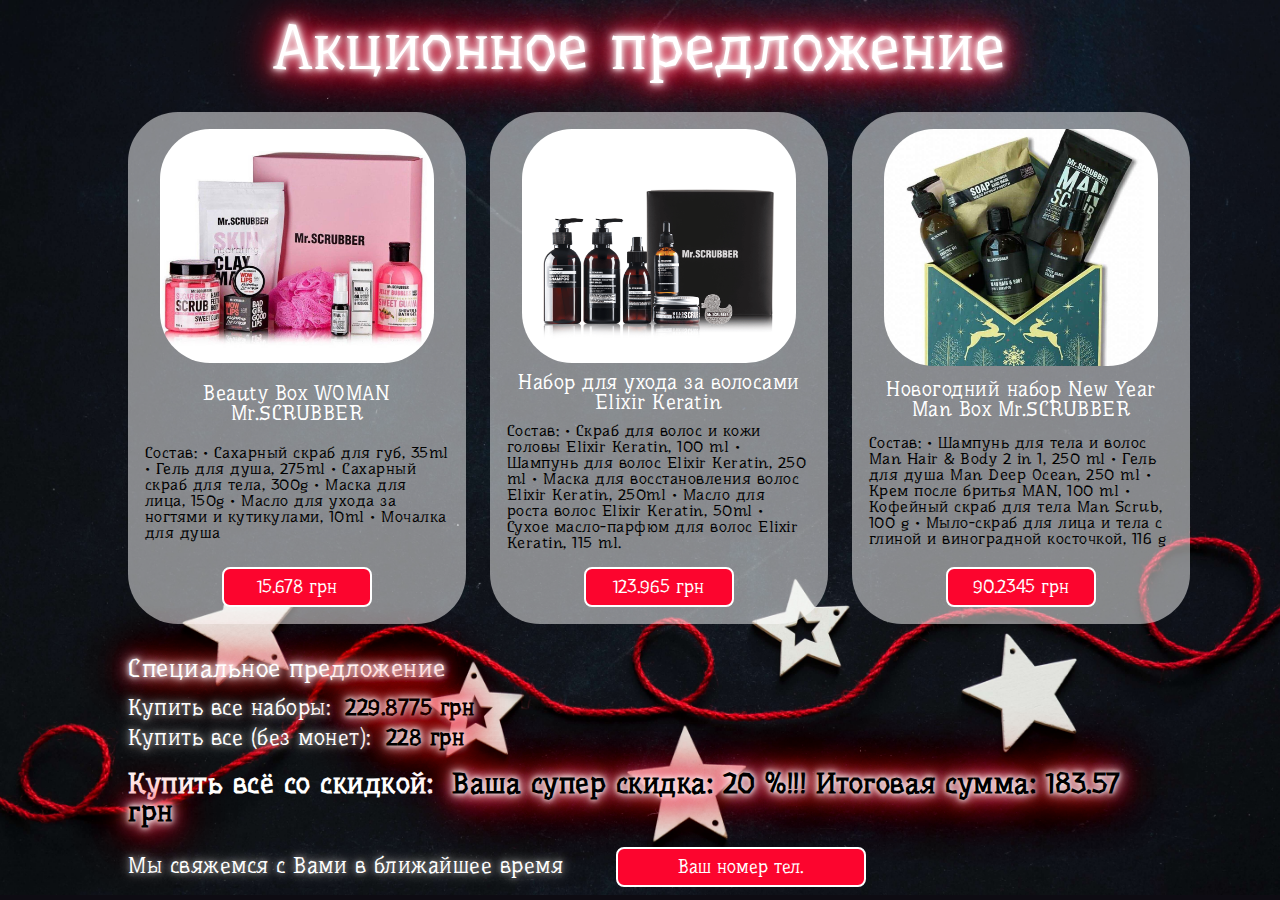
<file: HW-1-VariablesAndTypes/index.html>
<!DOCTYPE html>
<html lang="ru">
<head>
    <meta charset="UTF-8">
    <meta name="viewport" content="width=device-width, initial-scale=1.0">
    <link rel="stylesheet" href="css/reset.css">
    <link href="https://fonts.googleapis.com/css2?family=Underdog&display=swap" rel="stylesheet">
    <link rel="shortcut icon" href="img/rubber-duck.png">
    <link rel="stylesheet" href="css/style.css">
    <title>HW-1-VariablesAndTypes</title>
</head>
<body>
    <div class="page">
        <section class="heading">
            <h1 class="heading__title">Акционное предложение</h1>
        </section>
        <section class="products-container">
            <div class="products-container__item">
                <img class="products-container__img" src="img/beauty-box-mr.scrubber-woman-r-76675618257477.jpg" alt="набор косметики">
                <h3 class="products-container__title">Beauty Box WOMAN Mr.SCRUBBER</h3>
                <p class="products-container__text">Состав: • Сахарный скраб для губ, 35ml • Гель для душа, 275ml • Сахарный скраб для тела, 300g • Маска для лица, 150g • Масло для ухода за ногтями и кутикулами, 10ml • Мочалка для душа</p>
                <button class="products-container__btn" id="woman-box-price"></button>
            </div>
            <div class="products-container__item">
                <img class="products-container__img" src="img/nabor-dlya-ukhoda-za-volosami-elixir-keratin-81066064239839.png" alt="набор косметики">
                <h3 class="products-container__title">Набор для ухода за волосами Elixir Keratin</h3>
                <p class="products-container__text">Состав: • Скраб для волос и кожи головы Elixir Keratin, 100 ml • Шампунь для волоc Elixir Keratin, 250 ml
                    • Маска для восстановления волос Elixir Keratin, 250ml • Масло для роста волос Elixir Keratin, 50ml • Сухое масло-парфюм для волос Elixir Keratin, 115 ml.</p>
                <button class="products-container__btn"  id="hair-box-price"></button>
            </div>
            <div class="products-container__item">
                <img class="products-container__img" src="img/novogodniy-nabor-new-year-man-box-mr.scrubber-52726562023111.jpg" alt="набор косметики">
                <h3 class="products-container__title">Новогодний набор New Year Man Box Mr.SCRUBBER</h3>
                <p class="products-container__text">Состав: • Шампунь для тела и волос Man Hair & Body 2 in 1, 250 ml
                    • Гель для душа Man Deep Ocean, 250 ml
                    • Крем после бритья MAN, 100 ml
                    • Кофейный скраб для тела Man Scrub, 100 g
                    • Mыло-скраб для лица и тела с глиной и виноградной косточкой, 116 g</p>
                <button class="products-container__btn" id="man-box-price"></button>
            </div>
        </section>
        <section class="special-offer">
            <h2 class="special-offer__heading">Специальное предложение</h2>
                <p class="special-offer__text">Купить все наборы:&nbsp;
                    <span class="special-offer__text--light" id="buy-all-amount"></span>
                </p>
                <p class="special-offer__text">Купить все (без монет):&nbsp;
                    <span class="special-offer__text--light" id="buy-all-without-coins-amount"></span>
                </p>
                <p class="special-offer__text--big"> 
                    <span class="total-price-with-discount"> Купить всё со скидкой:&nbsp;
                        <span class="special-offer__text--light" id="buy-all-with-discount-amount"></span>
                    </span>
                </p>
                <p class="special-offer__text">Мы свяжемся с Вами в ближайшее время &nbsp; &nbsp; &nbsp;
                    <button class="special-offer__btn" type="submit" onclick="contactAction()">
                        <span class="special-offer__btn-text">Ваш номер тел.</span>
                        <span class="special-offer__btn-push" >Push me</span>
                    </button>
                </p>
        </section>
    </div>
    <script src="js/main.js"></script>
</body>
</html>
</file>
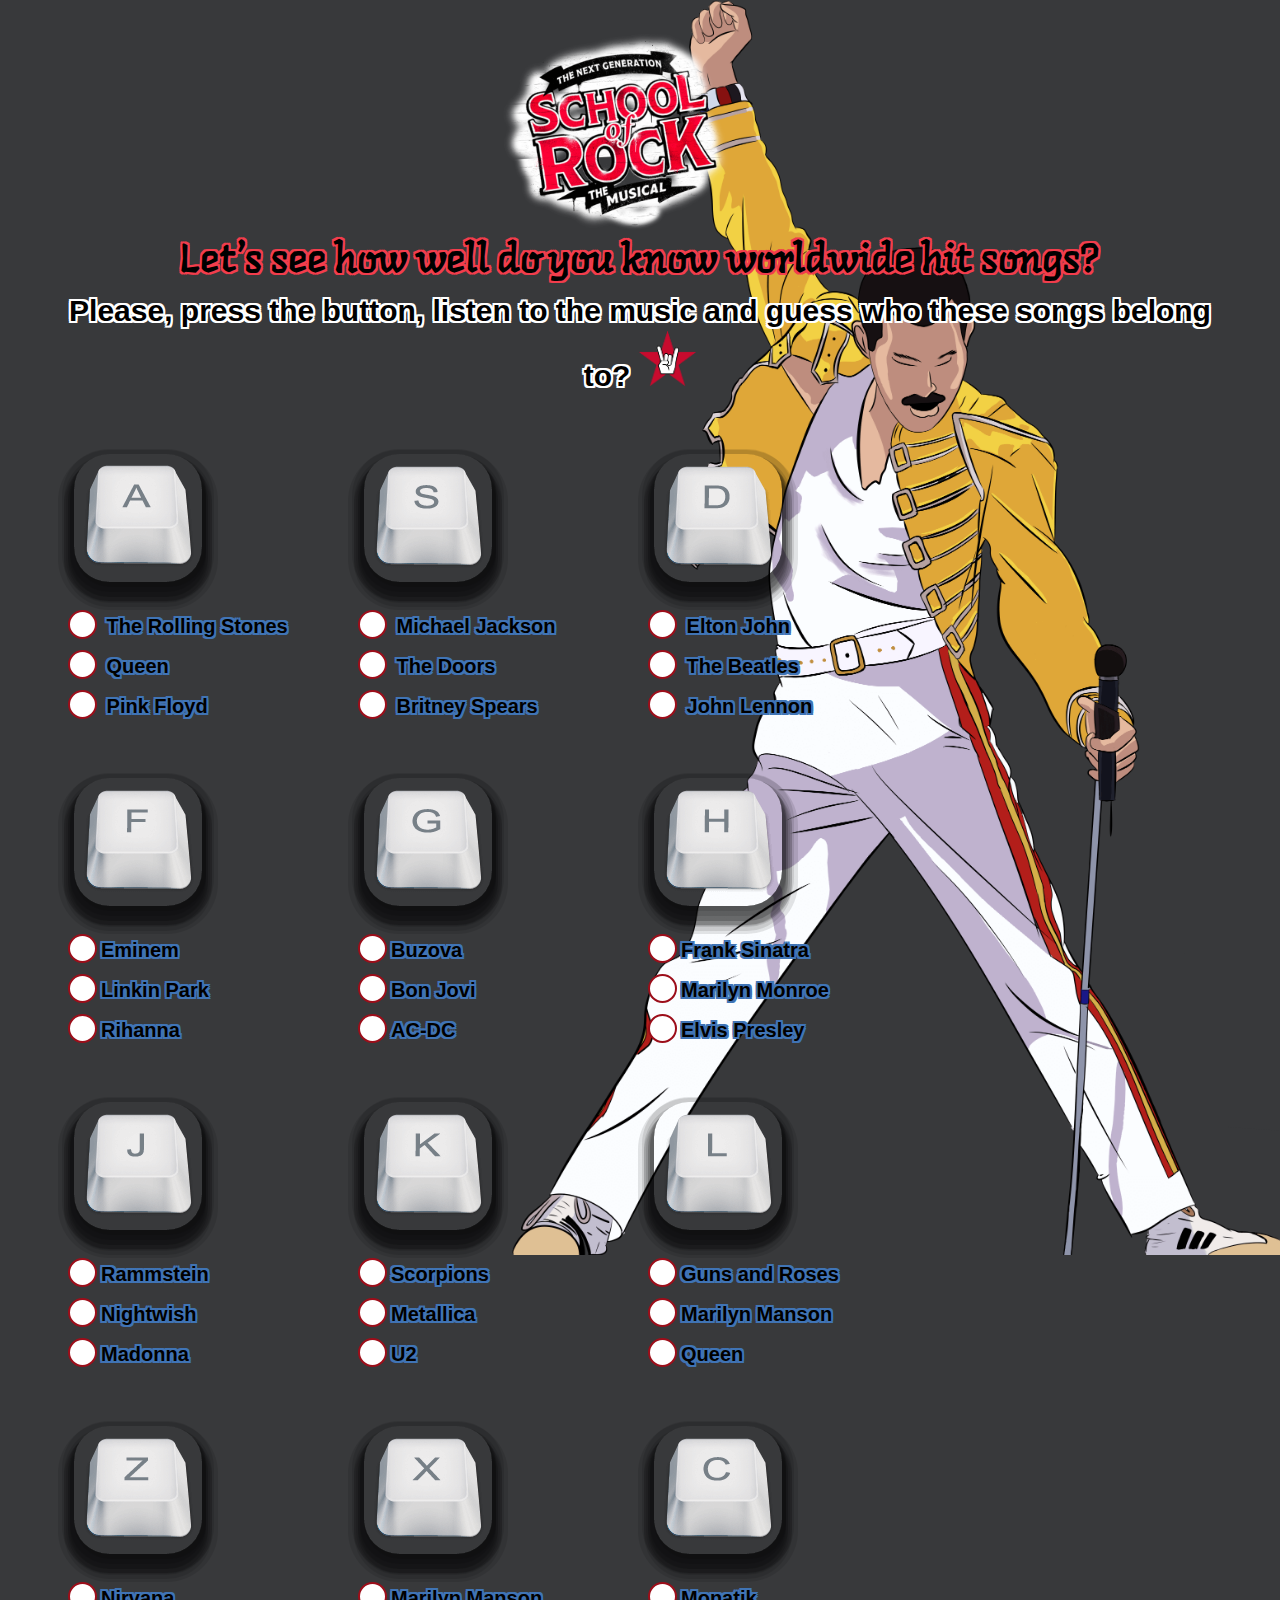
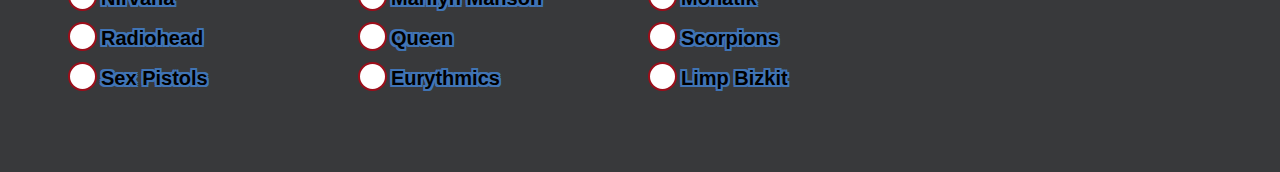
<file: HW-10-events/index.html>
<!DOCTYPE html>
<html lang="en">
<head>
    <meta charset="UTF-8">
    <meta name="viewport" content="width=device-width, initial-scale=1.0">
    <link href="https://fonts.googleapis.com/css2?family=Andika+New+Basic:wght@400;700&family=Langar&display=swap" rel="stylesheet">
    <link rel="stylesheet" href="css/reset.css">
    <link rel="stylesheet" href="css/sprite.css">
    <link rel="stylesheet" href="css/main.css">
    <link rel="shortcut icon" href="img/rock-icon-26.png">
    <title>HW-10-Events</title>
</head>
<body>
    <div class="wrapper">
        <header class="header-container">
            <img class="header-img" src="img/PngJoy_ge-logo-school-of-rock-next-generation-transparent_10495403.png" alt="Rock school logo">
            <h1 class="title">Let’s see how well do you know worldwide hit songs?</h1>
            <p class="page-info">Please, press the button, listen to the music and guess who these songs belong to?
                <img class="header-img-p" src="img/PngJoy_victory-sign-you-are-rock-stars-transparent-png_6687091.png" alt="a rock badge">
            </p>
        </header>
        <main class="main-container">
            <div class="audio-box" id="box0">
                <div class="audio-wrapper bg-pngegg__7_">
                    <audio class="audio-playing">
                        <source src="audio/Another Brick in the Wall - Pink Floyd from backingtracks (mp3cut.net).mp3" type="audio/mp3" >
                    </audio>
                </div>
                <div class="audio-input-box">
                    <label class="audio-label"><input type="radio" name="block1" value="TheRollingStones" class="audio-input"> The Rolling Stones</label> 
                    <label class="audio-label"><input type="radio" name="block1" value="Queen" class="audio-input"> Queen</label>               
                    <label class="audio-label"><input type="radio" name="block1" value="PinkFloyd" class="audio-input"> Pink Floyd</label> 
                </div>                   
                    <div class="audio-info" id="info-box1">
                        <p class="audio-result"></p>
                        <div class="audio-name">Pink Floyd - Another Brick in the Wall
                            <a class="video-link" href="https://www.youtube.com/embed/HrxX9TBj2zY" target="_blank"><img class="youtube" src="img/youtube-logo-png-31810.png" alt="youtube"></a> 
                        </div>
                    </div>
            </div>
            <div class="audio-box" id="box1">
                <div class="audio-wrapper bg-pngegg__5_"></div>
                <div class="audio-input-box">                
                    <label class="audio-label"><input type="radio" name="block2" value="MichaelJackson" class="audio-input"> Michael Jackson</label> 
                    <label class="audio-label"><input type="radio" name="block2" value="TheDoors" class="audio-input"> The Doors</label>                   
                    <label class="audio-label"><input type="radio" name="block2" value="BritneySpears" class="audio-input"> Britney Spears</label>
                </div>
                    <div class="audio-info" id="info-box2">
                        <p class="audio-result"></p>
                        <div class="audio-name">Michael Jackson - Billie Jean
                            <a class="video-link" href="https://www.youtube.com/embed/Zi_XLOBDo_Y" target="_blank"><img class="youtube" src="img/youtube-logo-png-31810.png" alt="youtube"> </a>  
                        </div>
                    </div>
            </div>
            <div class="audio-box" id="box2">
                <div class="audio-wrapper bg-pngegg__4_"></div>
                <div class="audio-input-box">             
                    <label class="audio-label"><input type="radio" name="block3" value="EltonJohn" class="audio-input"> Elton John</label>                    
                    <label class="audio-label"><input type="radio" name="block3" value="TheBeatles" class="audio-input"> The Beatles</label>
                    <label class="audio-label"><input type="radio" name="block3" value="JohnLennon" class="audio-input"> John Lennon</label>
                </div>
                <div class="audio-info" id="info-box3">
                        <p class="audio-result"></p>
                        <div class="audio-name">John Lennon - Imagine                     
                            <a class="video-link" href="https://www.youtube.com/embed/VOgFZfRVaww" target="_blank"><img class="youtube" src="img/youtube-logo-png-31810.png" alt="youtube"> </a> 
                        </div>                    
                </div>
            </div>
            <div class="audio-box" id="box3">
                <div class="audio-wrapper bg-pngegg__2_"></div> 
                <div class="audio-input-box">              
                    <label class="audio-label"><input type="radio" name="block4" value="Eminem" class="audio-input">Eminem</label>                
                    <label class="audio-label"><input type="radio" name="block4" value="LinkinPark" class="audio-input">Linkin Park</label>
                    <label class="audio-label"><input type="radio" name="block4" value="Rihanna" class="audio-input">Rihanna</label>     
                </div>            
                    <div class="audio-info" id="info-box4">
                        <p class="audio-result"></p>
                        <div class="audio-name">Linkin Park - In The End
                            <a class="video-link" href="https://www.youtube.com/embed/eVTXPUF4Oz4" target="_blank"><img class="youtube" src="img/youtube-logo-png-31810.png" alt="youtube"> </a>
                        </div>
                    </div>
            </div>
            <div class="audio-box" id="box4">
                <div class="audio-wrapper bg-pngegg__10_"></div> 
                <div class="audio-input-box">             
                    <label class="audio-label"><input type="radio" name="block5" value="Buzova" class="audio-input">Buzova</label>                
                    <label class="audio-label"><input type="radio" name="block5" value="BonJovi" class="audio-input">Bon Jovi</label>                  
                    <label class="audio-label"><input type="radio" name="block5" value="ACDC" class="audio-input">AC-DC</label>        
                </div>      
                    <div class="audio-info" id="info-box5">
                        <p class="audio-result"></p>
                        <div class="audio-name">Bon Jovi - Its My Life                      
                            <a class="video-link" href="https://www.youtube.com/embed/vx2u5uUu3DE" target="_blank"><img class="youtube" src="img/youtube-logo-png-31810.png" alt="youtube"> </a> 
                        </div>
                    </div>
            </div>
            <div class="audio-box" id="box5">
                <div class="audio-wrapper bg-pngegg__11_"></div> 
                <div class="audio-input-box">              
                    <label class="audio-label"><input type="radio" name="block6" value="FrankSinatra" class="audio-input">Frank Sinatra</label>
                    <label class="audio-label"><input type="radio" name="block6" value="MarilynMonroe" class="audio-input">Marilyn Monroe</label>
                    <label class="audio-label"><input type="radio" name="block6" value="ElvisPresley" class="audio-input">Elvis Presley</label>
                </div>
                    <div class="audio-info" id="info-box6">
                        <p class="audio-result"></p>
                        <div class="audio-name">Elvis Presley - Jailhouse Rock
                            <a class="video-link" href="https://www.youtube.com/embed/HZJTgYzf9FE" target="_blank"><img class="youtube" src="img/youtube-logo-png-31810.png" alt="youtube"> </a>
                        </div>
                    </div>
            </div>
            <div class="audio-box" id="box6">
                <div class="audio-wrapper bg-pngegg__9_"></div> 
                <div class="audio-input-box">              
                    <label class="audio-label"><input type="radio" name="block7" value="Rammstein" class="audio-input">Rammstein</label>                   
                    <label class="audio-label"><input type="radio" name="block7" value="Nightwish" class="audio-input">Nightwish</label>
                    <label class="audio-label"><input type="radio" name="block7" value="Madonna" class="audio-input">Madonna</label>     
                </div>            
                    <div class="audio-info" id="info-box7">
                        <p class="audio-result"></p>
                        <div class="audio-name">Rammstein - Mein Herz Brennt
                            <a class="video-link" href="https://www.youtube.com/embed/WXv31OmnKqQ" target="_blank"><img class="youtube" src="img/youtube-logo-png-31810.png" alt="youtube"> </a>
                        </div>
                    </div>
            </div>
            <div class="audio-box" id="box7">
                <div class="audio-wrapper bg-pngegg__8_"></div> 
                <div class="audio-input-box">             
                    <label class="audio-label"><input type="radio" name="block8" value="Scorpions" class="audio-input">Scorpions</label>                 
                    <label class="audio-label"><input type="radio" name="block8" value="Metallica" class="audio-input">Metallica</label>                
                    <label class="audio-label"><input type="radio" name="block8" value="U2" class="audio-input">U2</label>          
                </div>
                    <div class="audio-info" id="info-box8">
                        <p class="audio-result"></p>
                        <div class="audio-name">Metallica - Nothing Else Matters
                            <a class="video-link" href="https://www.youtube.com/embed/tAGnKpE4NCI" target="_blank"><img class="youtube" src="img/youtube-logo-png-31810.png" alt="youtube"> </a>
                        </div>
                    </div>
            </div>
            <div class="audio-box" id="box8">
                <div class="audio-wrapper bg-pngegg__3_"></div>
                <div class="audio-input-box">               
                    <label class="audio-label"><input type="radio" name="block9" value="GunsAndRoses" class="audio-input">Guns and Roses</label>
                    <label class="audio-label"><input type="radio" name="block9" value="MarilynManson" class="audio-input">Marilyn Manson</label>
                    <label class="audio-label"><input type="radio" name="block9" value="Queen" class="audio-input">Queen</label>       
                </div>        
                    <div class="audio-info" id="info-box9">
                        <p class="audio-result"></p>
                        <div class="audio-name"> Queen - Show must go on
                            <a class="video-link" href="https://www.youtube.com/embed/t99KH0TR-J4" target="_blank"><img class="youtube" src="img/youtube-logo-png-31810.png" alt="youtube"> </a>
                        </div>
                    </div>
            </div>
            <div class="audio-box" id="box9">
                <div class="audio-wrapper bg-pngegg"></div>
                <div class="audio-input-box">
                    <label class="audio-label"><input type="radio" name="block10" value="Nirvana" class="audio-input">Nirvana</label>                 
                    <label class="audio-label"><input type="radio" name="block10" value="Radiohead" class="audio-input">Radiohead</label>                   
                    <label class="audio-label"><input type="radio" name="block10" value="SexPistols" class="audio-input">Sex Pistols</label>
                </div>
                    <div class="audio-info" id="info-box10">
                        <p class="audio-result"></p>
                        <div class="audio-name">Nirvana - Smells Like Teen Spirit
                            <a class="video-link" href="https://www.youtube.com/embed/hTWKbfoikeg" target="_blank"><img class="youtube" src="img/youtube-logo-png-31810.png" alt="youtube"> </a>
                        </div>
                    </div>
            </div>
            <div class="audio-box" id="box10">
                <div class="audio-wrapper bg-pngegg__6_"></div> 
                <div class="audio-input-box">              
                    <label class="audio-label"><input type="radio" name="block11" value="MarilynManson" class="audio-input">Marilyn Manson</label>
                    <label class="audio-label"><input type="radio" name="block11" value="Queen" class="audio-input">Queen</label>               
                    <label class="audio-label"><input type="radio" name="block11" value="Eurythmics" class="audio-input">Eurythmics</label>    
                </div>              
                    <div class="audio-info" id="info-box11">
                        <p class="audio-result"></p>
                        <div class="audio-name">Eurythmics - Sweet Dreams
                            <a class="video-link" href="https://www.youtube.com/embed/qeMFqkcPYcg" target="_blank"><img class="youtube" src="img/youtube-logo-png-31810.png" alt="youtube"> </a>
                        </div>
                    </div>
            </div>
            <div class="audio-box" id="box11">
                <div class="audio-wrapper bg-pngegg__1_"></div>
                <div class="audio-input-box">
                    <label class="audio-label"><input type="radio" name="block12" value="Monatik" class="audio-input">Monatik</label>
                    <label class="audio-label"><input type="radio" name="block12" value="Scorpions" class="audio-input">Scorpions</label>                   
                    <label class="audio-label"><input type="radio" name="block12" value="LimpBizkit" class="audio-input">Limp Bizkit</label>
                </div>
                    <div class="audio-info" id="info-box12">
                        <p class="audio-result"></p>
                        <div class="audio-name">Scorpions - Wind Of Change
                            <a class="video-link" href="https://www.youtube.com/embed/n4RjJKxsamQ" target="_blank"><img class="youtube" src="img/youtube-logo-png-31810.png" alt="youtube"> </a>
                        </div>
                    </div>
            </div>
        </main>
    </div>
    <script src="js/audio_box.js"></script>
    <script src="js/main.js"></script>
</body>
</html>
</file>
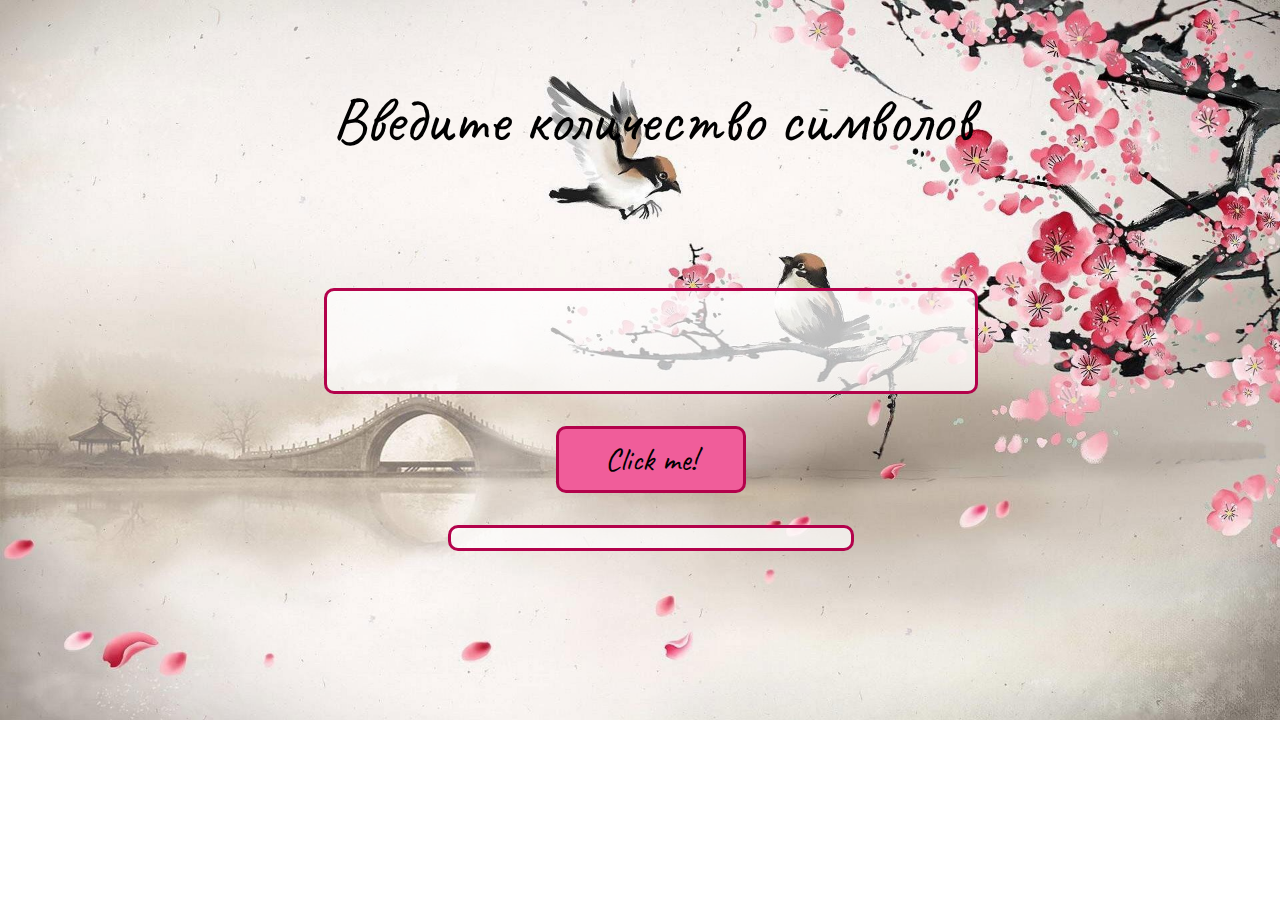
<file: HW-11-Async/index.html>
<!DOCTYPE html>
<html lang="ru">
<head>
    <meta charset="UTF-8">
    <meta name="viewport" content="width=device-width, initial-scale=1.0">
    <link href="https://fonts.googleapis.com/css2?family=Caveat:wght@700&display=swap" rel="stylesheet">
    <link rel="stylesheet" href="css/style.css">
    <title>HW-11-Async</title>
</head>
<body>
    <div class="chinese-symbols-box">
        <label class="chinese-label" for="input"> Введите количество символов</label>
        <input type="number" id="input">
        <button class="chinese-symbols-btn" type="submit">Click me!</button>
        <p class="chinese-symbols"></p>
    </div>
    <script src="js/main.js"></script>
</body>
</html>
</file>
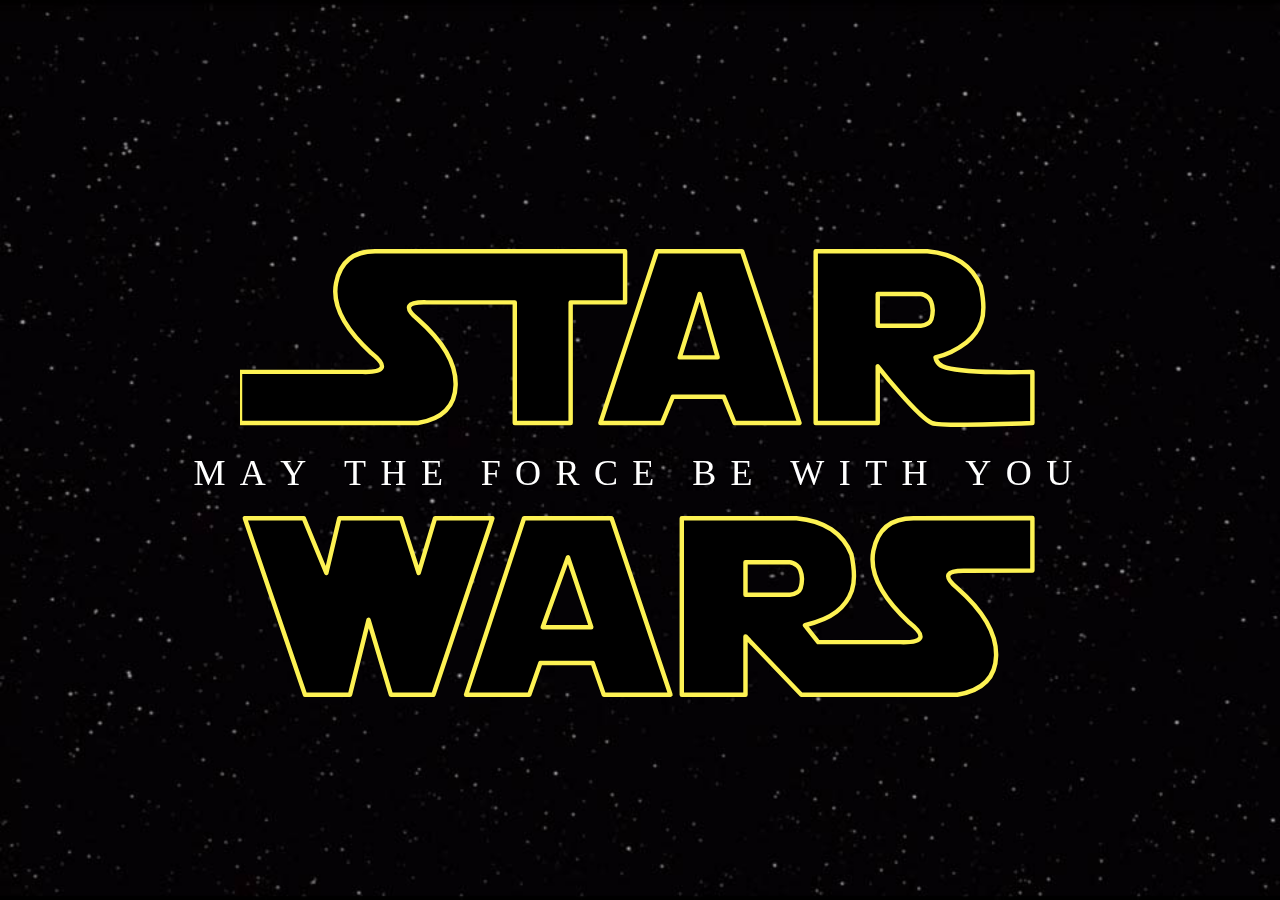
<file: HW-12-Work-with-server/index.html>
<!DOCTYPE html>
<html lang="en">
<head>
    <meta charset="UTF-8">
    <meta name="viewport" content="width=device-width, initial-scale=1.0">
    <meta http-equiv="Content-Security-Policy" content="upgrade-insecure-requests">
    <link rel="stylesheet" href="css/reset.css">
    <link href="https://fonts.googleapis.com/css2?family=Audiowide&family=Bungee+Outline&family=Josefin+Sans:wght@400;600&display=swap" rel="stylesheet">    
    <link rel="stylesheet" href="css/preloader.css">
    <link rel="stylesheet" href="css/buttons.css">
    <link rel="shortcut icon" href="img/swards.png">
    <link rel="stylesheet" href="css/main.css">
    <title>HW-12-Work-with-server</title>
</head>
<body>
    <div class="preloader" id="preloader-id">
        <div class="starwars-demo">
            <img src="img/star.svg" alt="Star" class="star">
            <img src="img/wars.svg" alt="Wars" class="wars">
            <h2 class="byline" id="byline">May the Force be with you</h2>
        </div>
    </div>
    <div class="wrapper">
        <header class="header">
            <h1 class="title">Star Wars</h1>
            <p class="page-info">Select the episode and see all the characters</p>
        </header>
        <main class="main-container">
            <div class="film-people">
                    <select id="film">
                        <option selected value="1">1</option>
                        <option value="2">2</option>
                        <option value="3">3</option>
                        <option value="4">4</option>
                        <option value="5">5</option>
                        <option value="6">6</option>
                    </select>
                    <button class="film-btn planets-btn" type="submit">Show</button>
                    <button class="planets-btn" id="planets-page-btn">Planets</button>
                <div class="people">
                    <h2 class="episode-title" id="title"></h2>
                    <table class="table"></table>
                </div>
            </div>
        </main>
    <footer class="footer">
        <img class="footer-img" src="img/star-wars-wallpaper-5.jpg" alt="all characters">
    </footer>
    </div>
    <script src="js/preloader.js"></script>
    <script src="js/consts.js"></script>
    <script src="js/characters.js"></script>
    <script src="js/film.js"></script>
    <script src="js/main.js"></script>
</body>
</html>
</file>
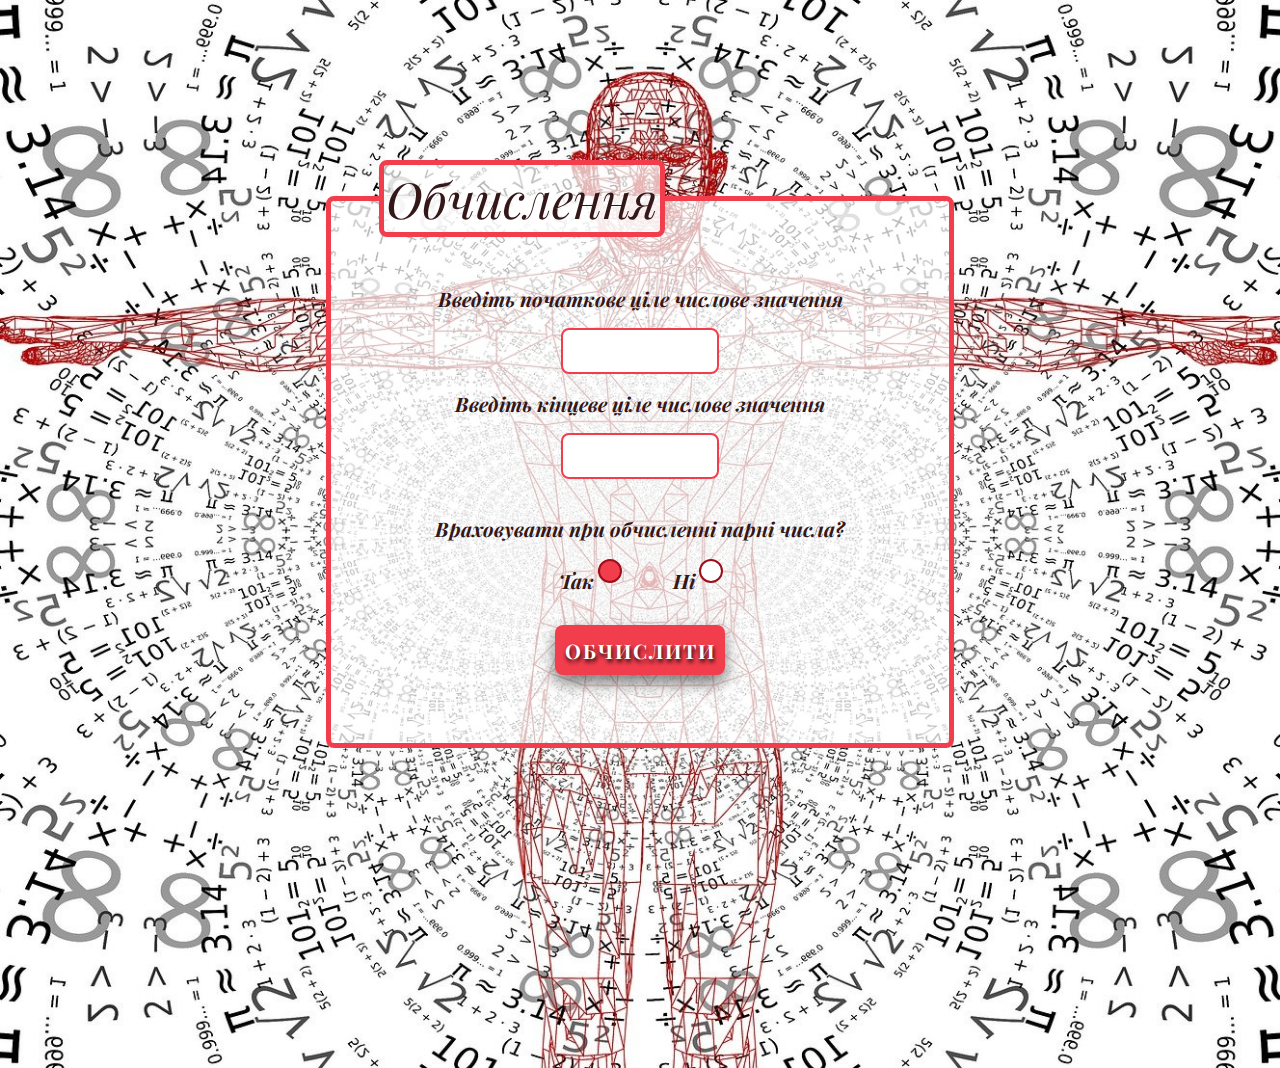
<file: HW-2-/index.html>
<!DOCTYPE html>
<html lang="uk">
<head>
    <meta charset="UTF-8">
    <meta name="viewport" content="width=device-width, initial-scale=1.0">
    <link href="https://fonts.googleapis.com/css2?family=Playfair+Display:ital,wght@0,600;1,600&display=swap" rel="stylesheet">
    <link rel="stylesheet" href="css/style.css">
    <title>HW-2-"Цикли і Розгалуження"</title>
</head>
<body>
    <form class="calculation">
        <fieldset class="calculation__field">
            <legend class="calculation__title">Обчислення</legend>
            <div class="calculation__input-box">
                <label class="calculation__input-label">
                    Введіть початкове ціле числове значення <br>
                    <input class="calculation__input" type="number" id="start-number">
                </label>
            </div>
            <div class="calculation__input-box">
                <label class="calculation__input-label">
                    Введіть кінцеве ціле числове значення <br>
                    <input class="calculation__input" type="number" id="finish-number">
                </label>
            </div>
            <div class="calculation__input-box">
                <p class="calculation__input-box-title">Враховувати при обчисленні парні числа?</p>
                <div class="calculation__input-label">
                    <label class="label-radio__item"> Так
                        <input class="calculation__checkbox" type="radio" id="radio-yes" value="1" checked onclick="radioBtnAction()" >
                    </label>
                    <label> Ні
                        <input class="calculation__checkbox" type="radio" id="radio-no" value="0" onclick="radioBtnAction()">
                    </label>
                </div>
            </div>
            <button class="calculation__btn" type="button" id="submit-btn" onclick="calculationAction()" >Обчислити</button>
            <p class="calculation__result" id="calculation-result"></p>
        </fieldset>
    </form>
    <script src="main.js"></script>
</body>
</html>
</file>
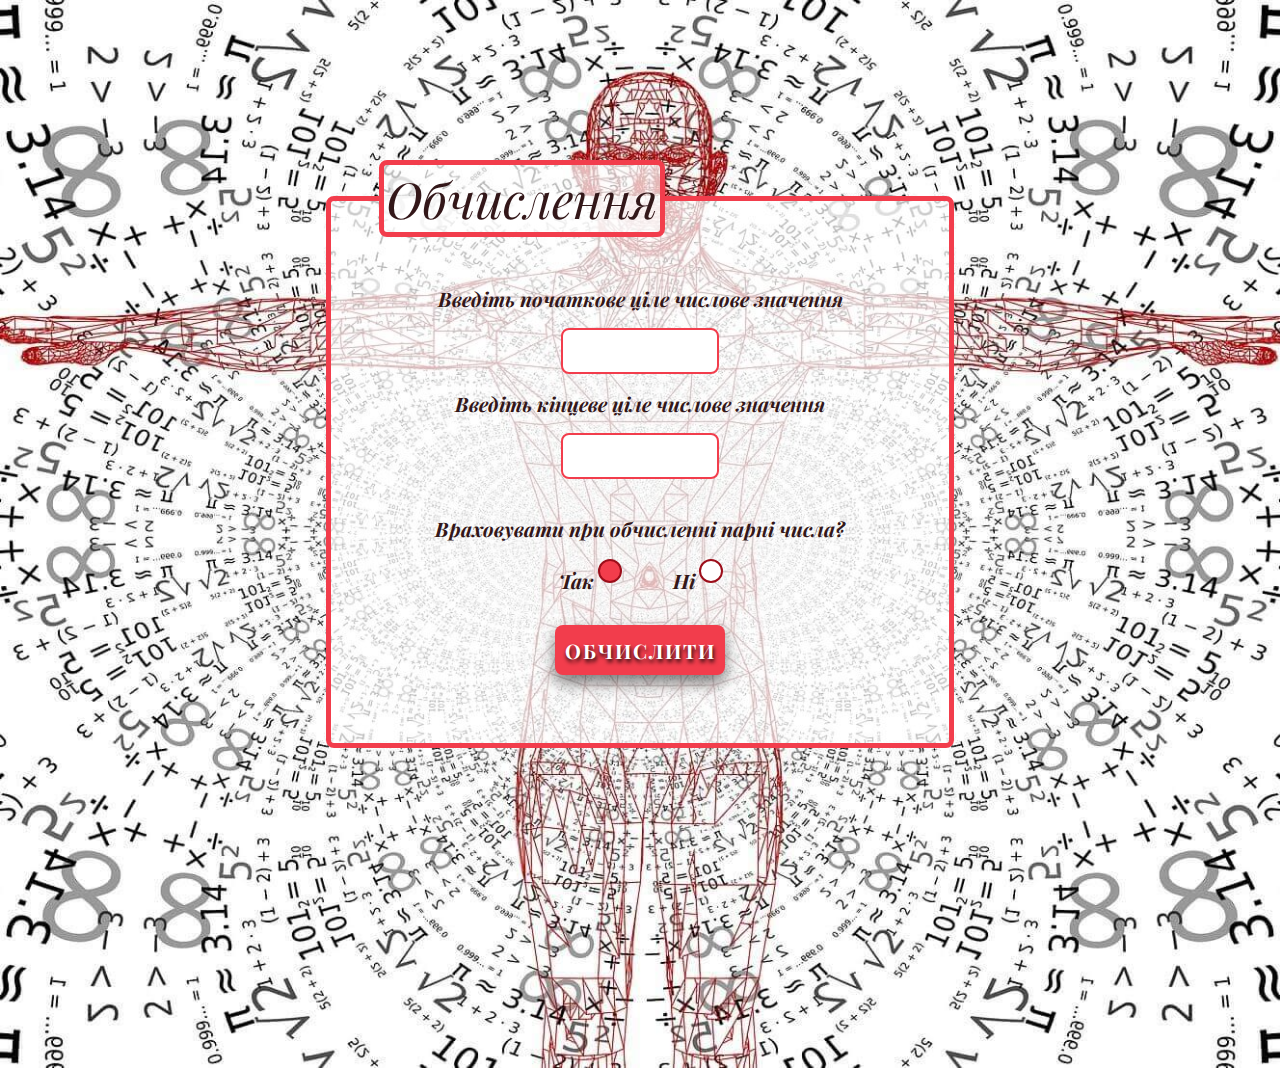
<file: HW-2-CyclesAndBranching/index.html>
<!DOCTYPE html>
<html lang="uk">
<head>
    <meta charset="UTF-8">
    <meta name="viewport" content="width=device-width, initial-scale=1.0">
    <link href="https://fonts.googleapis.com/css2?family=Playfair+Display:ital,wght@0,600;1,600&display=swap" rel="stylesheet">
    <link rel="stylesheet" href="css/style.css">
    <title>HW-2-"Цикли і Розгалуження"</title>
</head>
<body>
    <form class="calculation">
        <fieldset class="calculation__field">
            <legend class="calculation__title">Обчислення</legend>
            <div class="calculation__input-box">
                <label class="calculation__input-label">
                    Введіть початкове ціле числове значення <br>
                    <input class="calculation__input" type="number" id="start-number">
                </label>
            </div>
            <div class="calculation__input-box">
                <label class="calculation__input-label">
                    Введіть кінцеве ціле числове значення <br>
                    <input class="calculation__input" type="number" id="finish-number">
                </label>
            </div>
            <div class="calculation__input-box">
                <p class="calculation__input-box-title">Враховувати при обчисленні парні числа?</p>
                <div class="calculation__input-label">
                    <label class="label-radio__item"> Так
                        <input class="calculation__checkbox" type="radio" id="radio-yes" value="1" checked onclick="radioBtnAction()" >
                    </label>
                    <label> Ні
                        <input class="calculation__checkbox" type="radio" id="radio-no" value="0" onclick="radioBtnAction()">
                    </label>
                </div>
            </div>
            <button class="calculation__btn" type="button" id="submit-btn" onclick="calculationAction()" >Обчислити</button>
            <p class="calculation__result" id="calculation-result"></p>
        </fieldset>
    </form>
    <script src="js/main.js"></script>
</body>
</html>
</file>
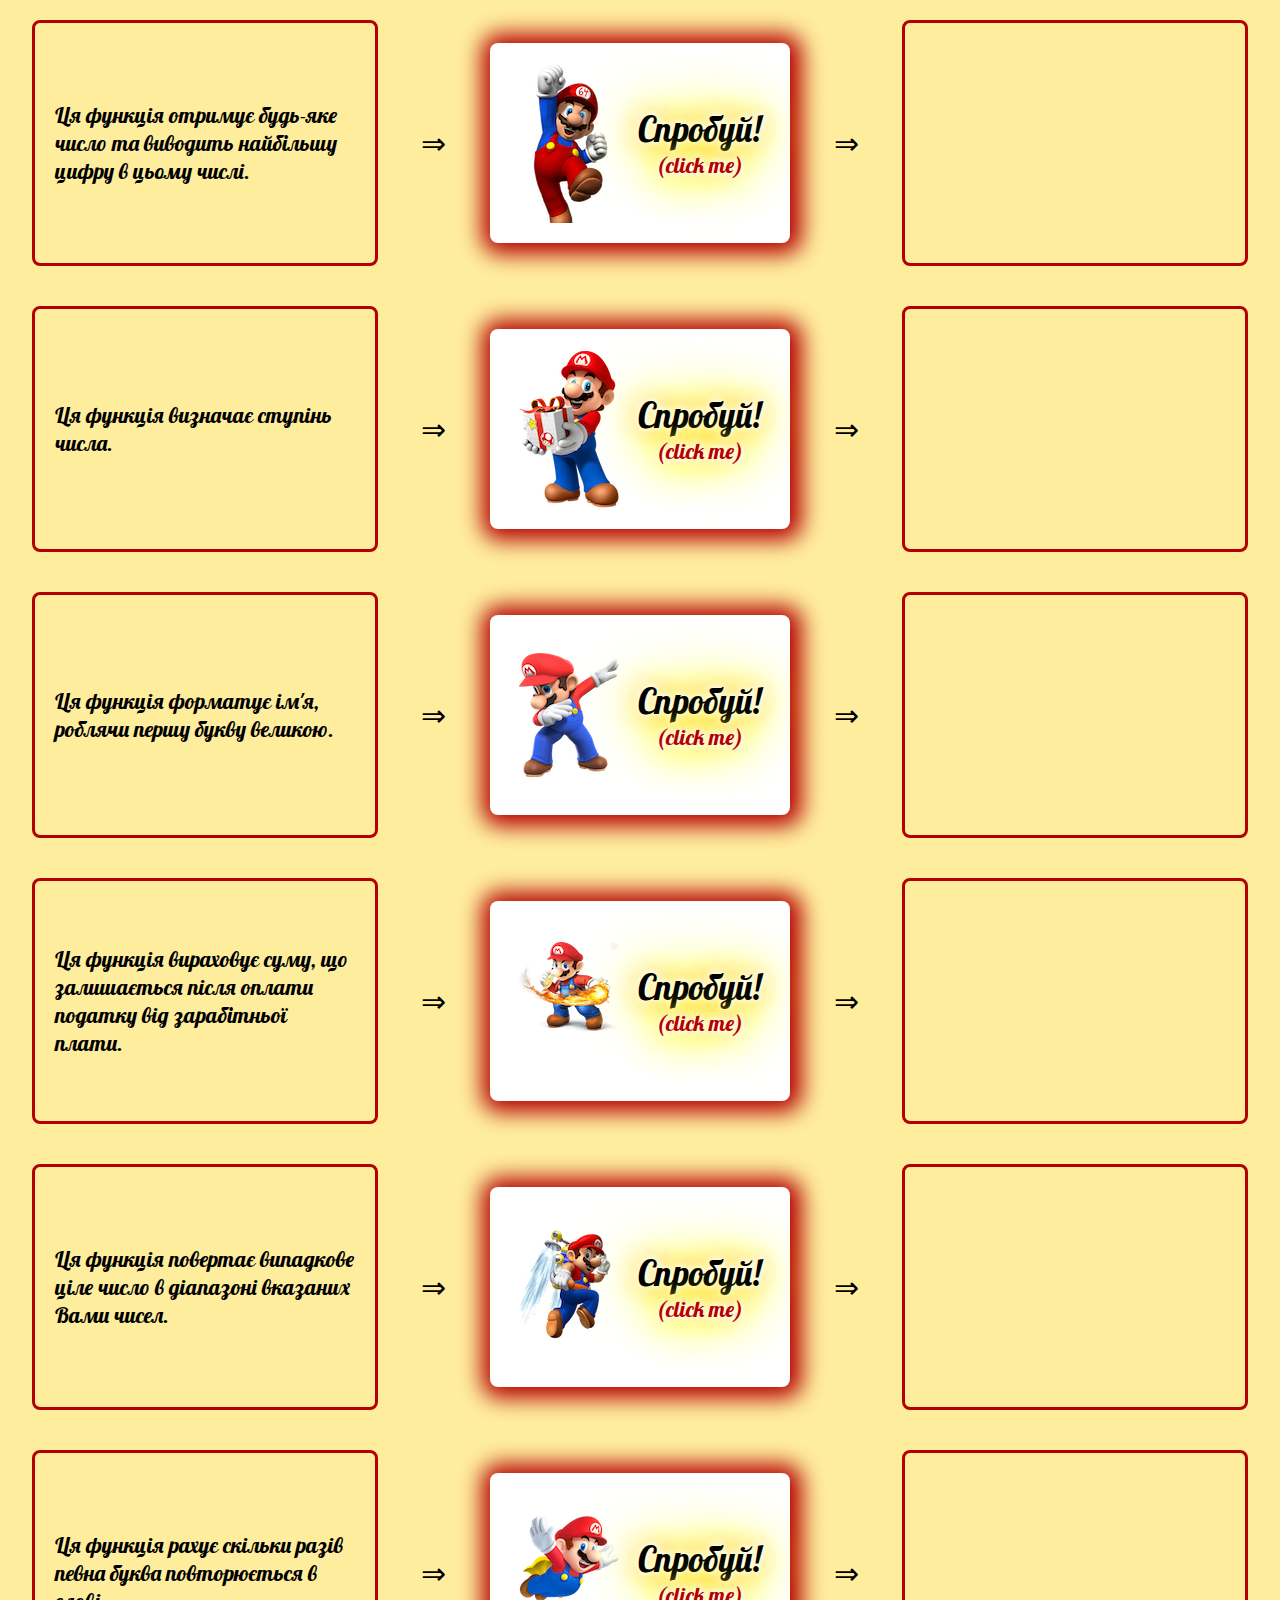
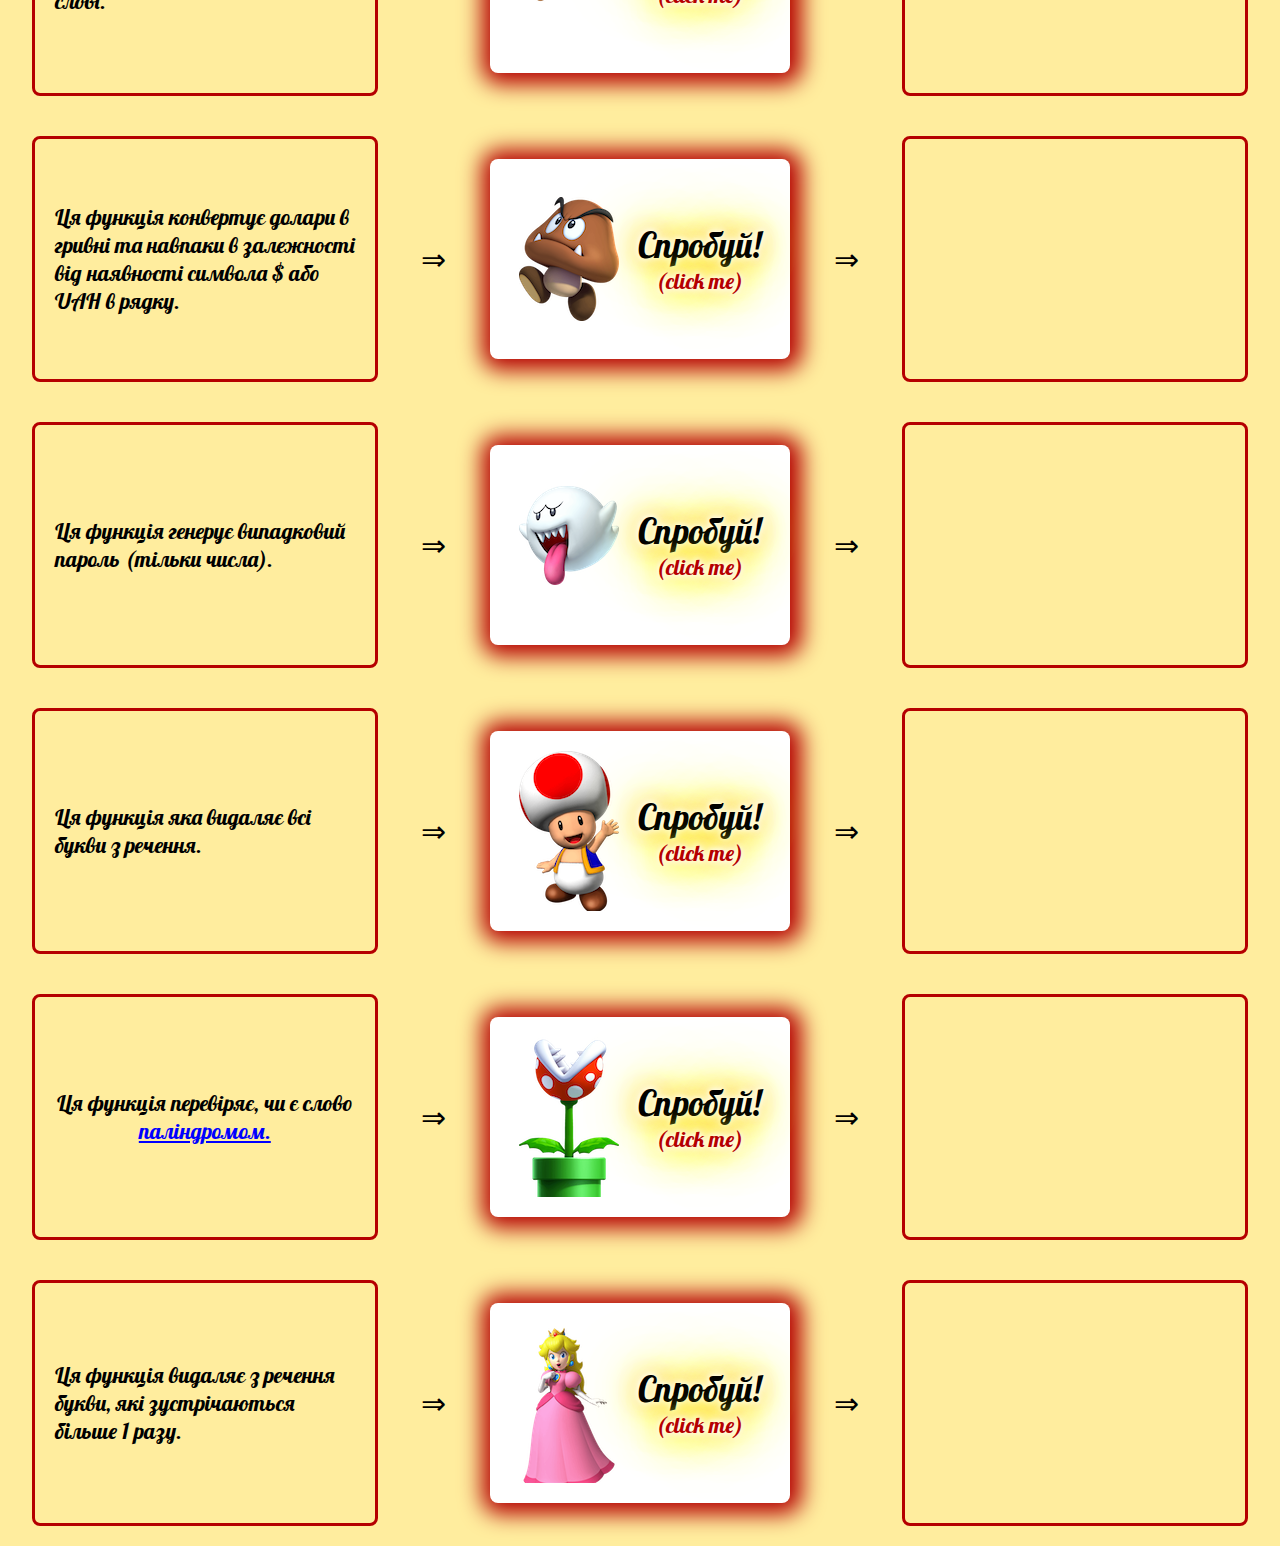
<file: HW-3-Functions/index.html>
<!DOCTYPE html>
<html lang="uk">
<head>
    <meta charset="UTF-8">
    <meta name="viewport" content="width=device-width, initial-scale=1.0">
    <link href="https://fonts.googleapis.com/css2?family=Lobster&display=swap" rel="stylesheet">
    <link rel="stylesheet" href="css/style.css">
    <title>HW-3-Functions</title>
</head>
<body>
    <div class="function">
        <div class="function__container">
            <p class="function__description">Ця функція отримує будь-яке число та виводить найбільшу цифру в цьому числі.</p>
            <p class="arrow">&#8658;</p>
            <button class="function__btn">
                <span class="bg-pngegg"></span>
                Спробуй!
                <span class="click">(click me)</span>
            </button>
            <p class="arrow">&#8658;</p>
            <p class="function__result"></p>
        </div>
        <div class="function__container">
            <p class="function__description">Ця функція визначає ступінь числа.</p>
            <p class="arrow">&#8658;</p>
            <button class="function__btn">
                <span class="bg-pngegg__4_"></span>
                Спробуй!
                <span class="click">(click me)</span>
            </button>
            <p class="arrow">&#8658;</p>
            <p class="function__result"></p>
        </div>
        <div class="function__container">
            <p class="function__description">Ця функція форматує ім'я, роблячи першу букву великою.</p>
            <p class="arrow">&#8658;</p>
            <button class="function__btn">
                <span class="bg-pngegg__16_"></span>
                Спробуй!
                <span class="click">(click me)</span>
            </button>
            <p class="arrow">&#8658;</p>
            <p class="function__result"></p>
        </div>
        <div class="function__container">
            <p class="function__description">Ця функція вираховує суму, що залишається після оплати податку від зарабітньої плати.</p>
            <p class="arrow">&#8658;</p>
            <button class="function__btn">
                <span class="bg-pngegg__19_ "></span>
                Спробуй!
                <span class="click">(click me)</span>
            </button>
            <p class="arrow">&#8658;</p>
            <p class="function__result"></p>
        </div>
        <div class="function__container">
            <p class="function__description">Ця функція повертає випадкове ціле число в діапазоні вказаних Вами чисел.</p>
            <p class="arrow">&#8658;</p>
            <button class="function__btn">
                <span class="bg-pngegg__18_"></span>
                Спробуй!
                <span class="click">(click me)</span>
            </button>
            <p class="arrow">&#8658;</p>
            <p class="function__result"></p>
        </div>
        <div class="function__container">
            <p class="function__description">Ця функція рахує скільки разів певна буква повторюється в слові.</p>
            <p class="arrow">&#8658;</p>
            <button class="function__btn">
                <span class="bg-pngegg__15_"></span>
                Спробуй!
                <span class="click">(click me)</span>
            </button>
            <p class="arrow">&#8658;</p>
            <p class="function__result"></p>
        </div>
        <div class="function__container">
            <p class="function__description">Ця функція конвертує долари в гривні та навпаки в залежності від наявності символа $ або UAH в рядку.</p>
            <p class="arrow">&#8658;</p>
            <button class="function__btn">
                <span class="bg-pngegg__12_"></span>
                Спробуй!
                <span class="click">(click me)</span>
            </button>
            <p class="arrow">&#8658;</p>
            <p class="function__result"></p>
        </div>
        <div class="function__container">
            <p class="function__description">Ця функція генерує випадковий пароль (тільки числа).</p>
            <p class="arrow">&#8658;</p>
            <button class="function__btn">
                <span class="bg-pngegg__6_"></span>
                Спробуй!
                <span class="click">(click me)</span>
            </button>
            <p class="arrow">&#8658;</p>
            <p class="function__result"></p>
        </div>
        <div class="function__container">
            <p class="function__description">Ця функція яка видаляє всі букви з речення.</p>
            <p class="arrow">&#8658;</p>
            <button class="function__btn">
                <span class="bg-pngegg__11_"></span>
                Спробуй!
                <span class="click">(click me)</span>
            </button>
            <p class="arrow">&#8658;</p>
            <p class="function__result"></p>
        </div>
        <div class="function__container">
            <p class="function__description">Ця функція перевіряє, чи є слово 
                <a class="link" href="https://uk.wikipedia.org/wiki/%D0%9F%D0%B0%D0%BB%D1%96%D0%BD%D0%B4%D1%80%D0%BE%D0%BC" target="_blank" rel="noopener noreferrer" 
                data-tooltip="читається в обох напрямках (зліва направо та справа наліво), наприклад: 'вижив', 'Янукович вивчив окуня'">паліндромом.</a></p>
            <p class="arrow">&#8658;</p>
            <button class="function__btn">
                <span class="bg-pngegg__5_"></span>
                Спробуй!
                <span class="click">(click me)</span>
            </button>
            <p class="arrow">&#8658;</p>
            <p class="function__result"></p>
        </div>
        <div class="function__container">
            <p class="function__description">Ця функція видаляє з речення букви, які зустрічаються більше 1 разу.</p>
            <p class="arrow">&#8658;</p>
            <button class="function__btn">
                <span class="bg-pngegg__13_"></span> 
                Спробуй!
                <span class="click">(click me)</span>
            </button>
            <p class="arrow">&#8658;</p>
            <p class="function__result"></p>
        </div>
    </div>

    <script src="js/main.js"></script>
    <script src="js/clue.js"></script>
</body>
</html>
</file>
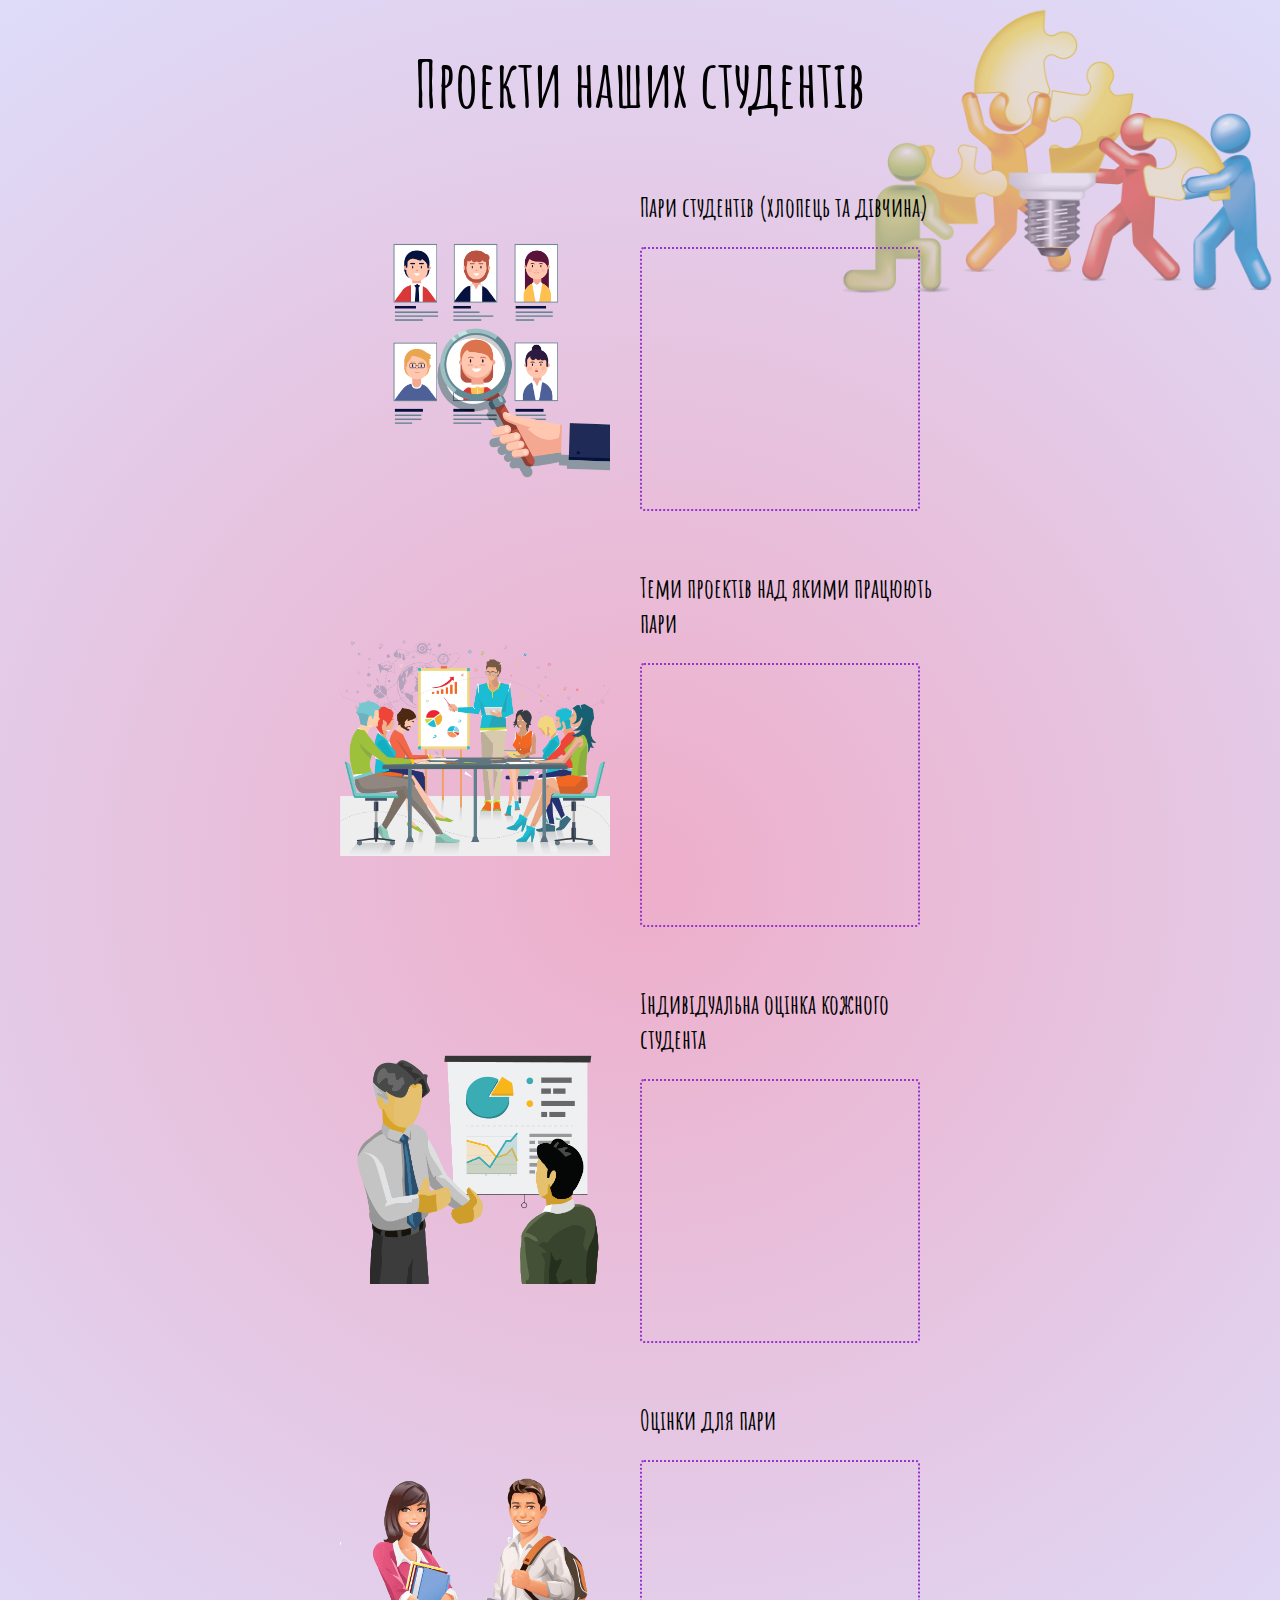
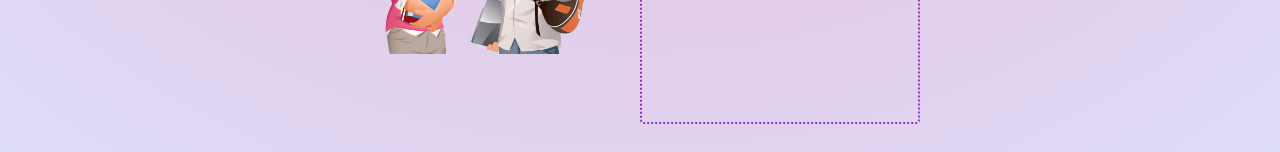
<file: HW-4-Arrays/index.html>
<!DOCTYPE html>
<html lang="uk">
<head>
    <meta charset="UTF-8">
    <meta name="viewport" content="width=device-width, initial-scale=1.0">
    <link href="https://fonts.googleapis.com/css2?family=Amatic+SC:wght@400;700&display=swap" rel="stylesheet">
    <link rel="stylesheet" href="css/style.css">
    <title>HW-4-Arrays</title>
</head>
<body>
    <div class="page__wrapper">
        <h1 class="page__title">Проекти наших студентів</h1>
        <div class="projects">
                <div class="projects__item">
                    <img src="img/pngwing.com1.png" alt="students" class="projects__img">
                    <div>
                        <h2 class="projects__item-title">Пари студентів (хлопець та дівчина)</h2>
                        <p class="projects__info" id="pairs"></p>
                    </div>
                </div>
                <div class="projects__item">
                    <img src="img/pngwing.com2.png" alt="conference" class="projects__img">
                    <div>
                        <h2 class="projects__item-title">Теми проектів над якими працюють пари</h2>
                        <p class="projects__info" id="pairs-themes"></p>
                    </div>
                </div>
                <div class="projects__item">
                    <img src="img/pngwing.com3.png" alt="teacher with student" class="projects__img">
                    <div>
                        <h2 class="projects__item-title">Індивідуальна оцінка кожного студента</h2>
                        <p class="projects__info" id="student-mark"></p>
                    </div>
                </div>
                <div class="projects__item">
                    <img src="img/pngwing.com4.png" alt="pair of students" class="projects__img">
                    <div>
                        <h2 class="projects__item-title">Оцінки для пари</h2>
                        <p class="projects__info" id="pairs-marks"></p>
                    </div>
                </div>
        </div>
    </div>
    <script src="js/student.js"></script>
    <script src="js/group.js"></script>
    <script src="js/main2.js"></script>
</body>
</html>
</file>
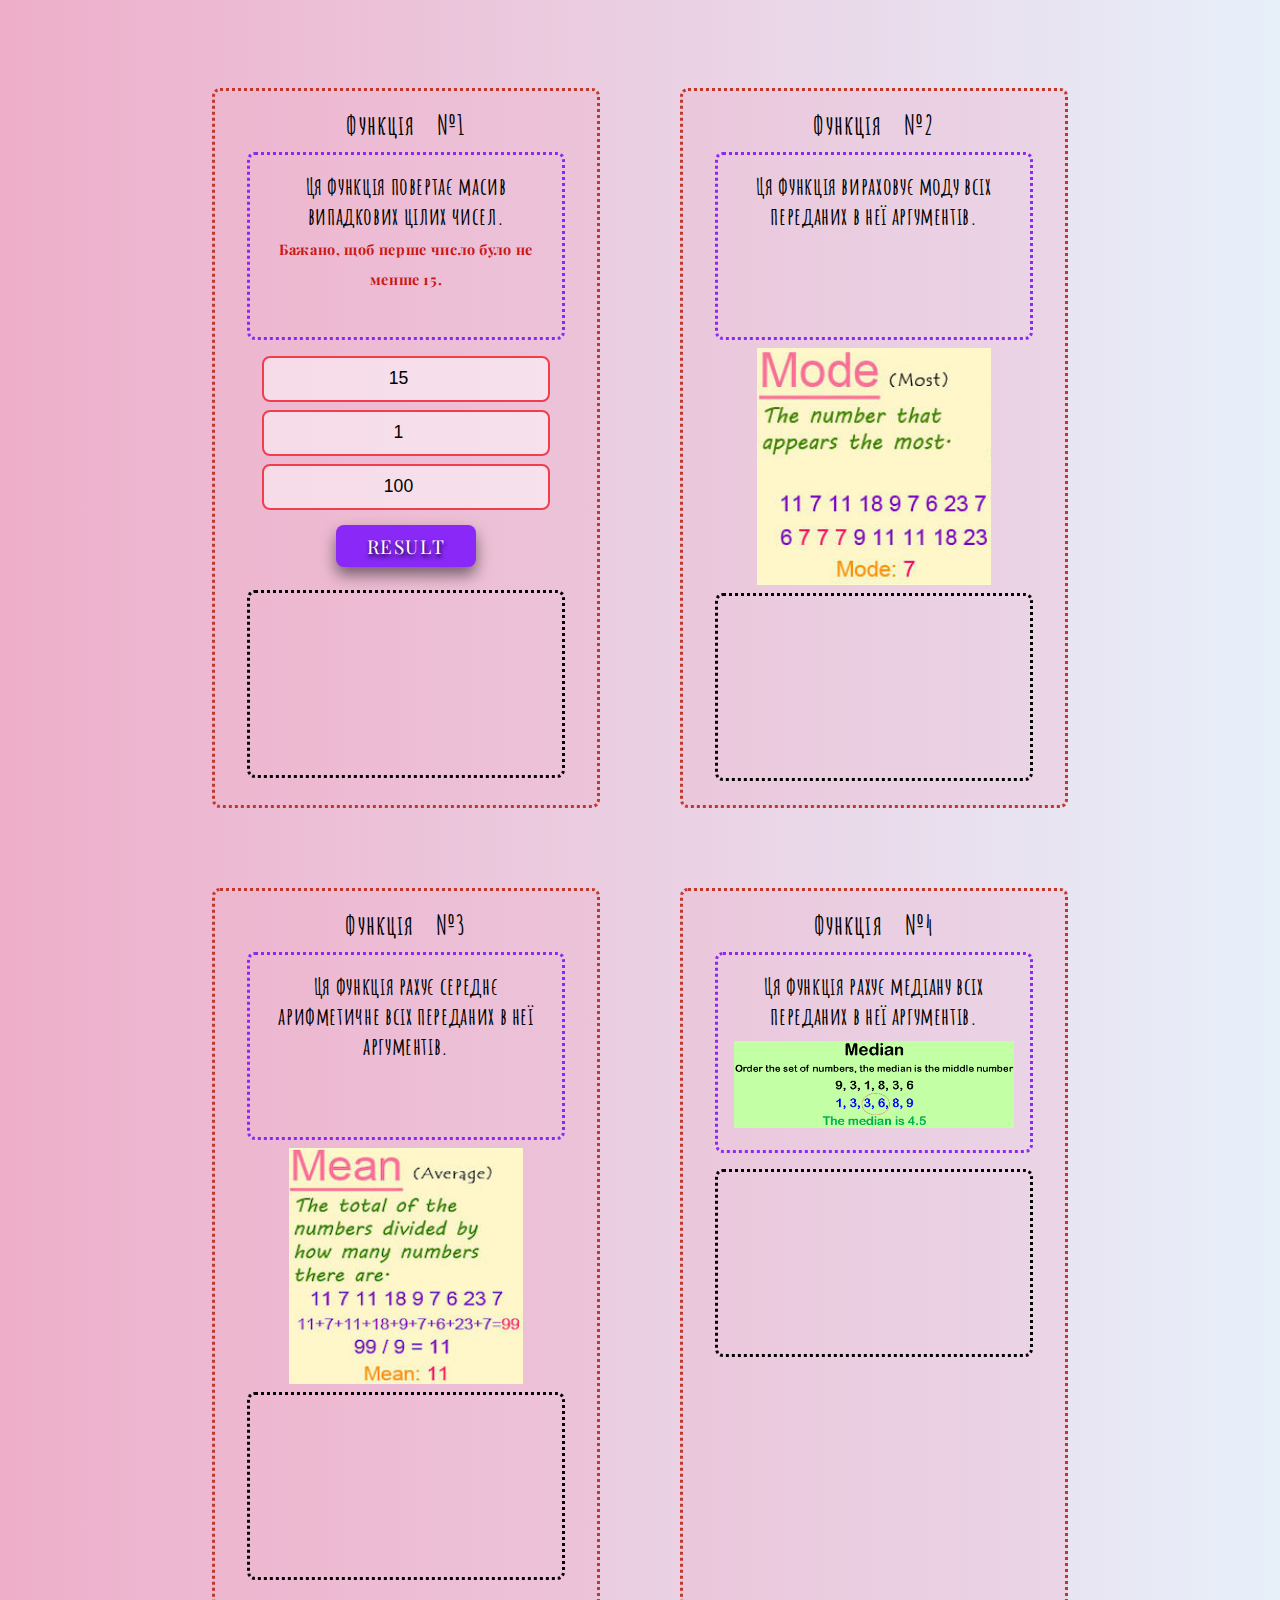
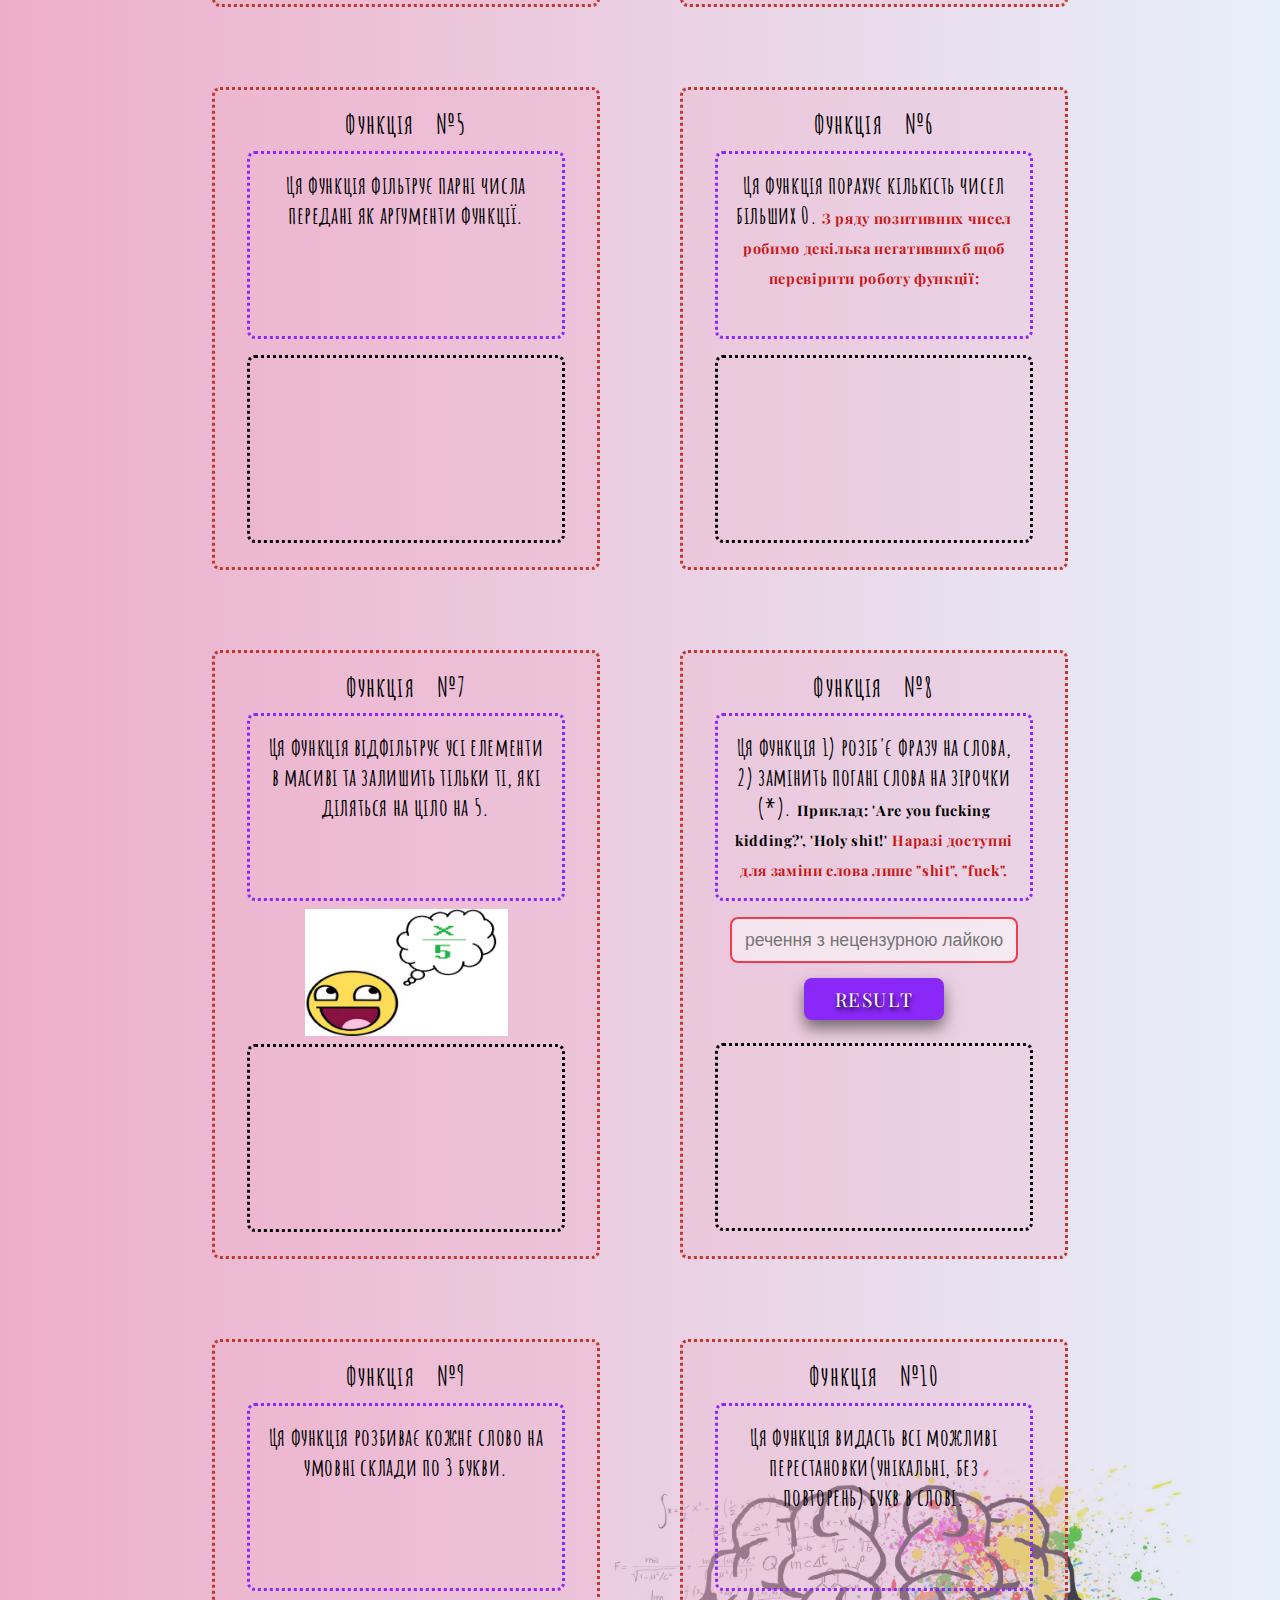
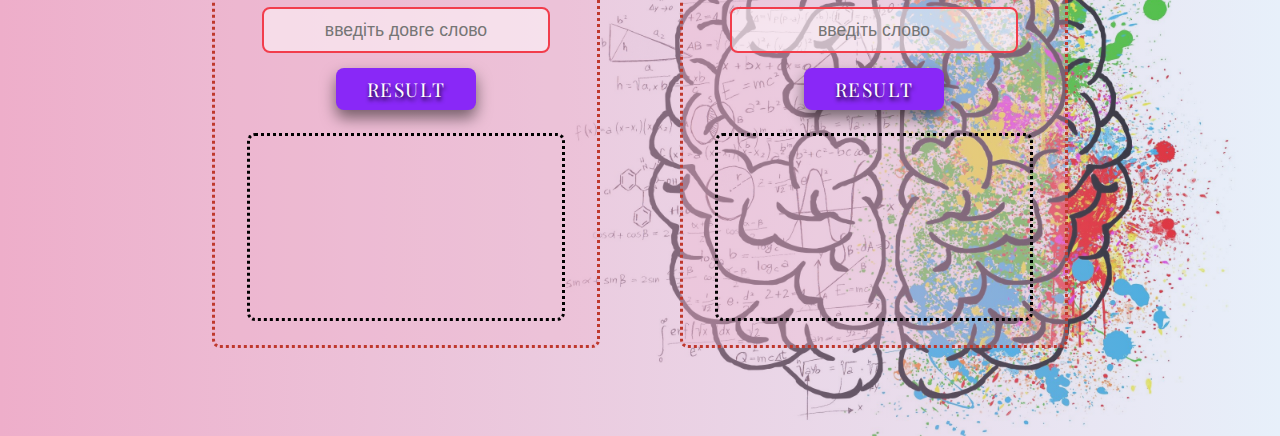
<file: HW-5-Arrays/index.html>
<!DOCTYPE html>
<html lang="uk">
<head>
    <meta charset="UTF-8">
    <meta name="viewport" content="width=device-width, initial-scale=1.0">
    <link rel="stylesheet" href="css/reset.css">
    <link href="https://fonts.googleapis.com/css2?family=Playfair+Display:ital,wght@0,600;1,600&display=swap" rel="stylesheet">
    <link href="https://fonts.googleapis.com/css2?family=Amatic+SC:wght@400;700&display=swap" rel="stylesheet">
    <link rel="stylesheet" href="css/main.css">
    <title>HW-5-Arrays</title>
</head>
<body>
    <div class="wrapper">
        <div class="function">
                <h2 class="function-title">Функція №1</h2>
                <p class="function-description">Ця функція повертає масив випадкових цілих чисел. <br>
                    <span class="alert">Бажано, щоб перше число було не менше 15.</span>
                </p>
                <input type="number" class="function-input" id="length" placeholder="введіть довжину масиву" value="15"><label for="length"></label> 
                <input type="number" class="function-input" id="min-value" placeholder="введіть початкове число"  value="1"><label for="min-value"></label> 
                <input type="number" class="function-input" id="max-value" placeholder="введіть останнє число"  value="100"><label for="max-value"></label>
                <button type="submit" class="function-btn" onclick="clickNumberAction()">Result</button>
                <p class="function-result"></p>
        </div>
        <div class="function">
            <h2 class="function-title">Функція №2</h2>
            <p class="function-description">Ця функція вираховує моду всіх переданих в неї аргументів.</p>
            <img class="page-img" src="img/Mode.jpg" alt="пояснення терміну 'мода'">
            <p class="function-result"></p>
        </div>
        <div class="function">
            <h2 class="function-title">Функція №3</h2>
            <p class="function-description">Ця функція рахує середнє арифметичне всіх переданих в неї аргументів.</p>
            <img class="page-img" src="img/Mean.jpg" alt="пояснення терміну 'середнє арифметичне'">
            <p class="function-result"></p>
        </div>
        <div class="function">
            <h2 class="function-title">Функція №4</h2>
            <p class="function-description">Ця функція рахує медіану всіх переданих в неї аргументів.
                <img class="page-img-median" src="img/545a489badf2eb8c466ca3335f5d63c0.png" alt="пояснення терміну 'медіана'">
            </p>
            <p class="function-result"></p>
        </div>
        <div class="function">
            <h2 class="function-title">Функція №5</h2>
            <p class="function-description">Ця функція фільтрує парні числа передані як аргументи функції.</p>
            <p class="function-result"></p>
        </div>
        <div class="function">
            <h2 class="function-title">Функція №6</h2>
            <p class="function-description">Ця функція порахує кількість чисел більших 0. <span class="alert"> З ряду позитивних чисел робимо декілька негативнихб щоб перевірити роботу функції:</span></p>
            <p class="function-result"></p>
        </div>
        <div class="function">
            <h2 class="function-title">Функція №7</h2>
            <p class="function-description">Ця функція відфільтрує усі елементи в масиві та залишить тільки ті, які діляться на ціло на 5.</p>
            <img class="page-img-five" src="img/FSS016DHZS8XCJH.png" alt="смайлик думає над прикладом">
            <p class="function-result"></p>
        </div>
        <div class="function">
            <h2 class="function-title">Функція №8</h2>
            <p class="function-description">Ця функція 1) розіб'є фразу на слова, 2) замінить погані слова на зірочки (*).
                <span class="example"> Приклад: 'Are you fucking kidding?', 'Holy shit!'</span>
                <span class="alert">Наразі доступні для заміни слова лише "shit", "fuck".</span> 
            </p>
            <input type="text" class="function-input" id="bad-word-value" placeholder="речення з нецензурною лайкою"><label for="bad-word-value"></label>
                <button type="submit" class="function-btn" onclick="clickBadWordsAction()">Result</button>
            <p class="function-result"></p>
        </div>
        <div class="function">
            <h2 class="function-title">Функція №9</h2>
            <p class="function-description">Ця функція розбиває кожне слово на умовні склади по 3 букви. </p>
            <input type="text" class="function-input" id="divide-by-syllable-value" placeholder="введіть довге слово"><label for="divide-by-syllable-value"></label>
            <button type="submit" class="function-btn" onclick="clickDivideByThreeAction()">Result</button>
            <p class="function-result"></p>
        </div>
        <div class="function">
            <h2 class="function-title">Функція №10</h2>
            <p class="function-description">Ця функція видасть всі можливі перестановки(унікальні, без повторень) букв в слові.</p>
            <input type="text" class="function-input" id="combinations" placeholder="введіть слово"><label for="combinations"></label>
            <button type="submit" class="function-btn" onclick="clickGenerateCombinationsAction()">Result</button>
            <p class="function-result"></p>
        </div>
    </div>
    <script src="js/display.js"></script>
    <script src="js/main.js"></script>
</body>
</html>
</file>
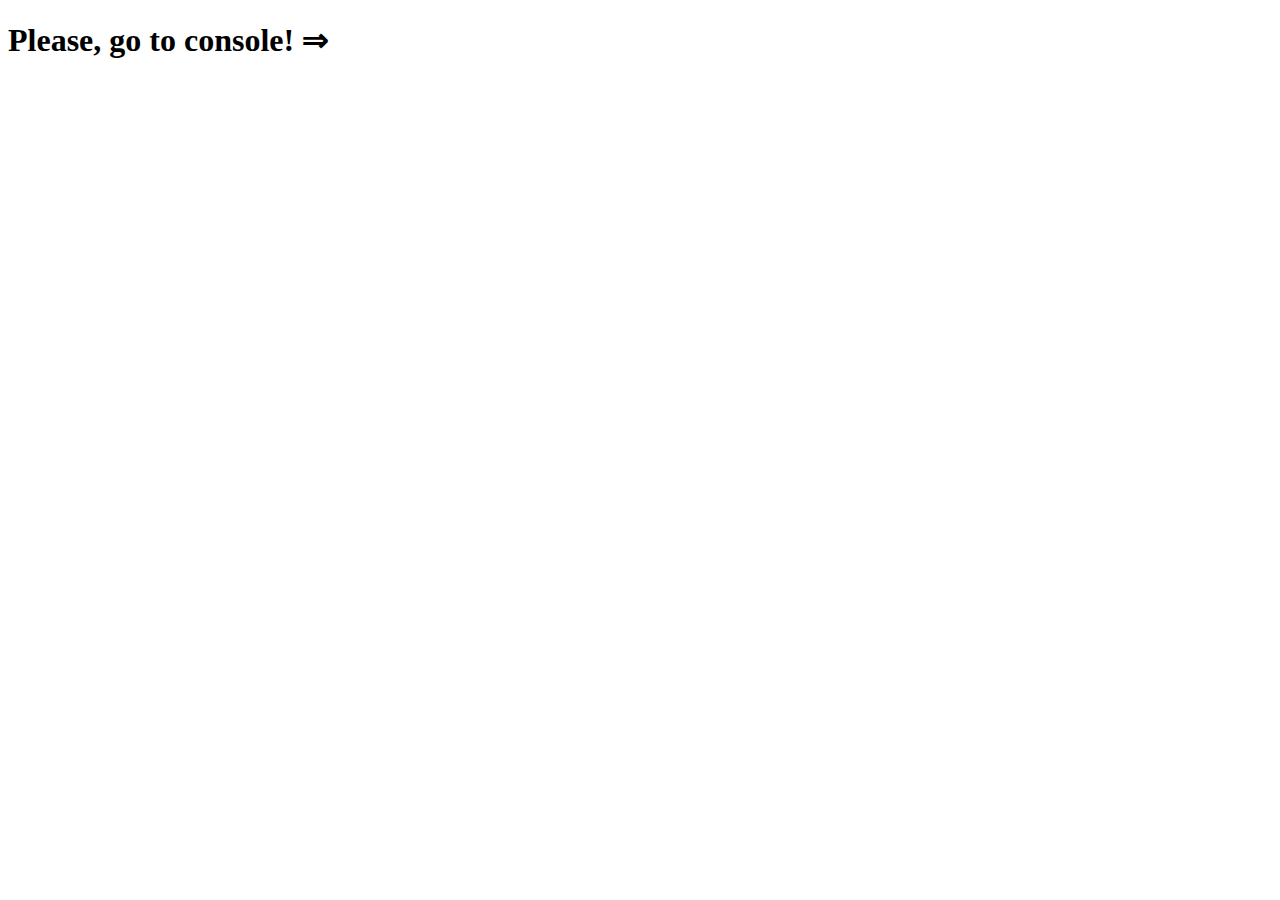
<file: HW-6-Objects/index.html>
<!DOCTYPE html>
<html lang="en">
<head>
    <meta charset="UTF-8">
    <meta name="viewport" content="width=device-width, initial-scale=1.0">
    <title>HW-6-Objects</title>
</head>
<body>
    <h1>Please, go to console! &#8658;</h1>
    <script src="js/main.js"></script>
</body>
</html>
</file>
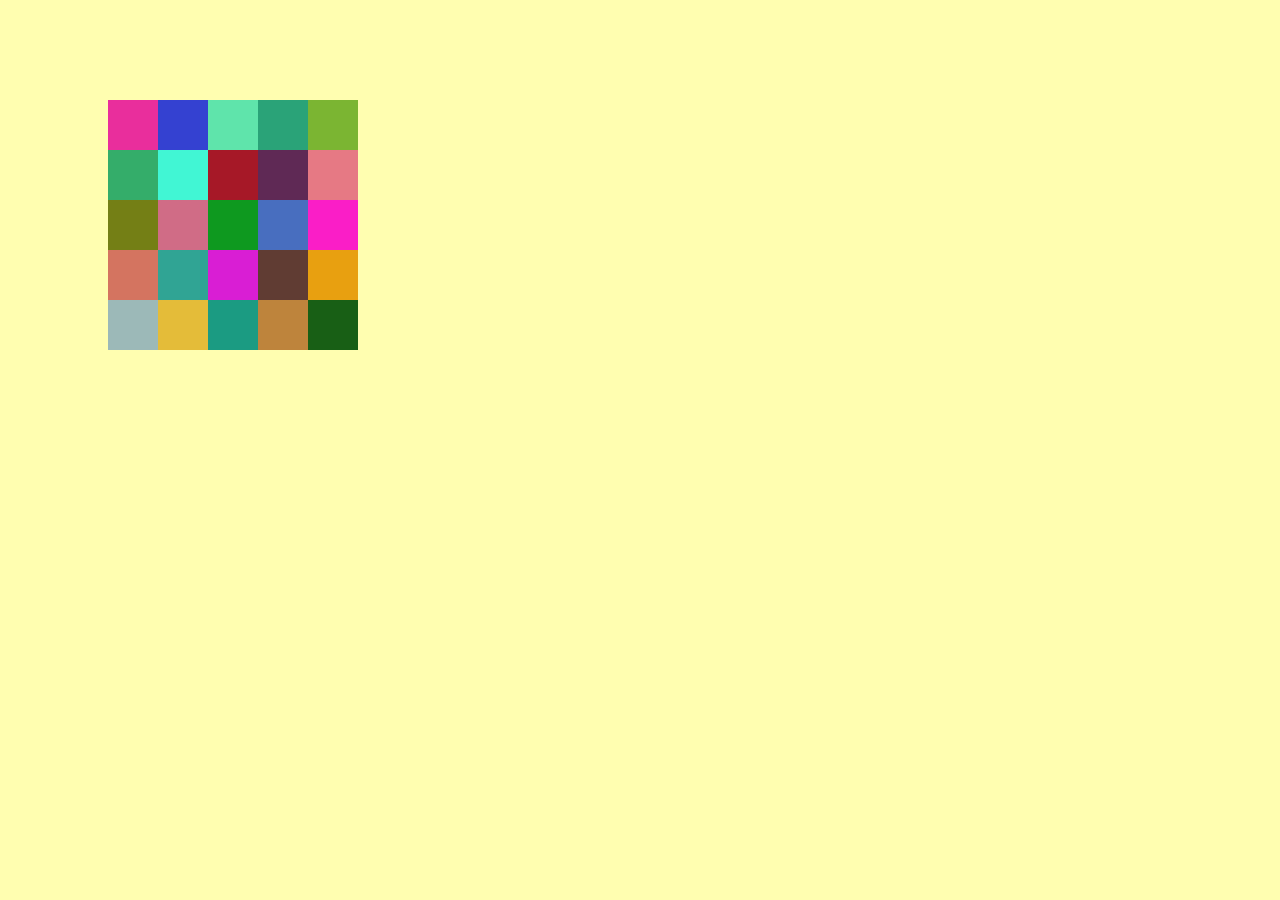
<file: HW-9-DOM/index.html>
<!DOCTYPE html>
<html lang="en">
<head>
    <meta charset="UTF-8">
    <meta name="viewport" content="width=device-width, initial-scale=1.0">
    <link rel="stylesheet" href="css/style.css">
    <title>HW-9-DOM</title>
</head>
<body>
    <main id="main-container">

    </main>
    <script defer src="js/main.js"></script>
</body>
</html>
</file>
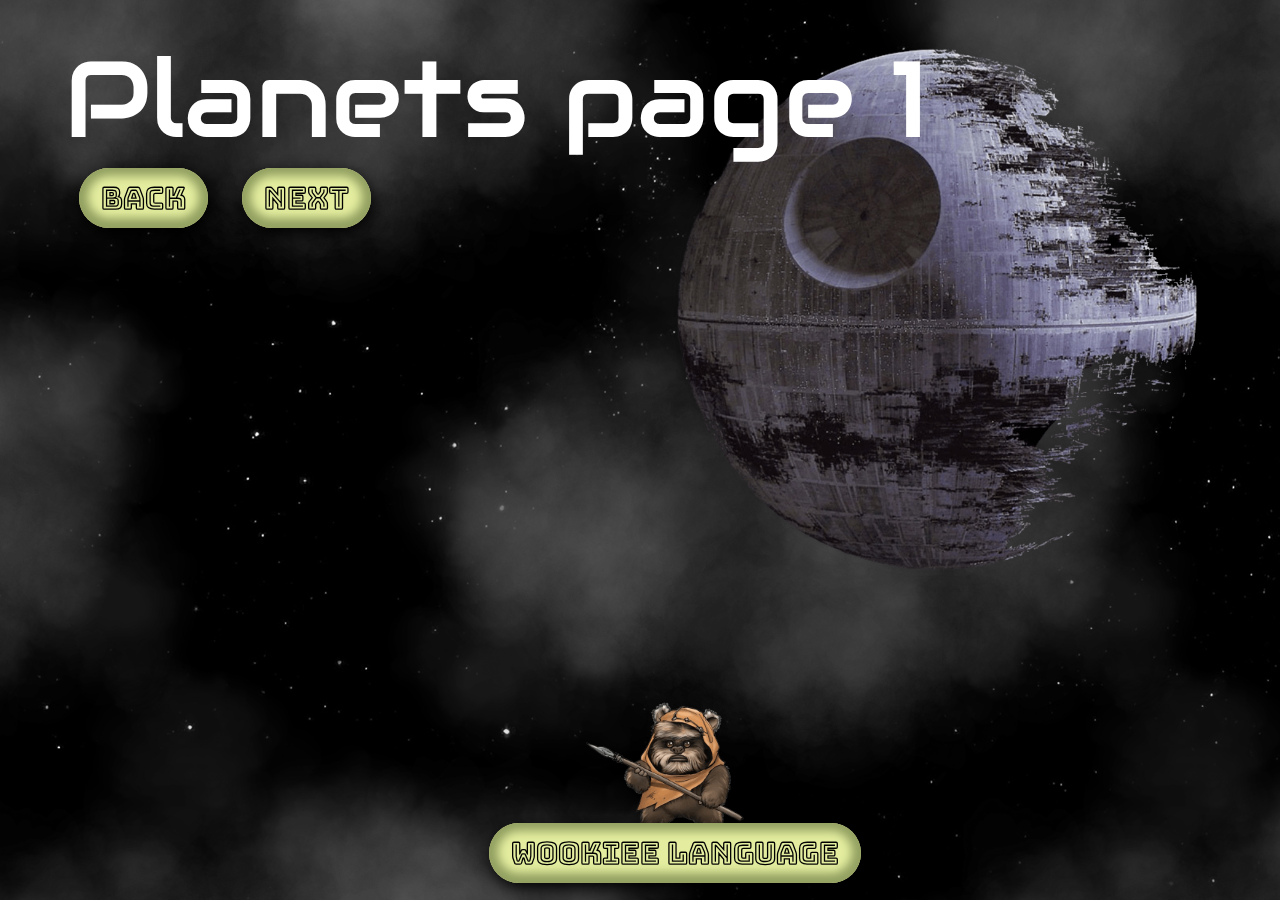
<file: HW-12-Work-with-server/planets.html>
<!DOCTYPE html>
<html lang="en">
<head>
    <meta charset="UTF-8">
    <meta name="viewport" content="width=device-width, initial-scale=1.0">
    <meta http-equiv="Content-Security-Policy" content="upgrade-insecure-requests">
    <link rel="stylesheet" href="css/reset.css">
    <link href="https://fonts.googleapis.com/css2?family=Audiowide&family=Bungee+Outline&family=Josefin+Sans:wght@400;600&display=swap" rel="stylesheet">
    <link rel="stylesheet" href="css/buttons.css">
    <link rel="shortcut icon" href="img/swards.png">
    <link rel="stylesheet" href="css/planets.css">
    <title>Planets</title>
</head>
<body>
    <div class="background-container">
        <img class="death-star" src="img/star.png" alt="death-star">
        <div class="stars"></div>
        <div class="twinkling"></div>
        <div class="clouds"></div>
    </div>
    <main class="main-container">
        <h1 class="planets-title"></h1>
        <button class="planets-btn pulse" id="back">Back</button>
        <button class="planets-btn pulse" id="next">Next</button>
        <ul class="planets-list"></ul>
        <div>
            <img class="wookiee-img" src="img/characters/wookiee.png" alt="wookiee" data-tooltip="Yes, I`m not Wookiee, but I`m so adorable Ewok &#9829;">
            <button class="planets-btn pulse" id="wookiee">Wookiee Language</button>
        </div>
    </main>
    <script src="js/clue.js"></script>
    <script src="js/consts.js"></script>
    <script src="js/planets.js"></script>
</body>
</html>
</file>
<file: HW-1-VariablesAndTypes/css/style.css>
body {
    max-width: 1440px;
    background: url(../img/joanna-kosinska-h2O_jHvjfIM-unsplash.jpg) center / cover no-repeat #0e0c13;
    font-family: 'Underdog', cursive;
    letter-spacing: 0.5px;
    color: #ffffff;
    margin: 0 auto;
    box-sizing: border-box;
}
.page {
    width: 80%;
    margin: 0 auto;
    padding-top: 1rem;
}
.heading {
    text-align: center;
}
.heading__title {
    text-shadow: #FFF 0px 0px 5px, #FFF 0px 0px 10px, #FFF 0px 0px 15px, #fc052e 0px 0px 20px, #fc052e 0px 0px 30px, #fc052e 0px 0px 40px, #fc052e 0px 0px 50px, #fc052e 0px 0px 75px;
    color: #FFFFFF;
    font-size: 4rem;
}
.products-container {
    display: grid;
    grid-template-columns: repeat(3, 33%);
    column-gap: 1.5rem; 
}
.products-container__item {
    background-color: rgba(255, 255, 255, .5);
    border-radius: 50px; 
    display: grid;
    grid-template-columns: 100%;
    grid-template-rows: auto;
    justify-items: center;
    align-content: space-between;
    padding: 5%;
    margin: 2rem 0;
}
.products-container__img {
    width: 90%;
    border-radius: 50px;
}
.products-container__title {
    font-size: 20px;
    margin: 10px auto;
    text-align: center;
}
.products-container__text {
    font-size: 16px;
    color: #000;
    margin-bottom: 1rem;
}
.products-container__btn, .special-offer__btn {
    width: 150px;
    height: 40px;
    border: 2px solid #fff;
    border-radius: 8px;
    background-color: #fc052e;
    font-family: 'Underdog', cursive;
    font-size: 18px;
    color: #fff;
    outline: none;
    cursor: pointer;
    transition: width 0.5s linear ;
}
.products-container__btn:hover {
    width: 230px;
}
.special-offer__heading {
    font-size: 25px;
    text-shadow: #FFF 0px 0px 5px, #FFF 0px 0px 10px, #FFF 0px 0px 15px, #fc052e 0px 0px 20px, #fc052e 0px 0px 30px, #fc052e 0px 0px 40px, #fc052e 0px 0px 50px, #fc052e 0px 0px 75px;
    margin-bottom: 1rem;
}
.special-offer__text {
    font-size: 22px;
    text-shadow: #828282 0px 0px 5px, #828282 0px 0px 10px, #828282 0px 0px 15px;
    margin-bottom: 0.5rem;
}
.special-offer__text--big {
    margin: 1.3rem auto;
}
.special-offer__btn {
    width: 250px;
}
.special-offer__btn:hover {
    transform: scale(1.2);
}
.total-price-with-discount {
    font-weight: bolder;
    font-size: 28px;
}

.special-offer__btn-push { 
    display: none;
}
.special-offer__btn:hover .special-offer__btn-text { 
    display: none; 
}
.special-offer__btn:hover .special-offer__btn-push { 
    display: inline; 
}
.special-offer__text--light{
    font-weight: bolder;
    color: #000;
    text-shadow: #FFF 0px 0px 5px, #FFF 0px 0px 10px, #FFF 0px 0px 15px, #fc052e 0px 0px 20px, #fc052e 0px 0px 30px, #fc052e 0px 0px 40px, #fc052e 0px 0px 50px, #fc052e 0px 0px 75px;
}
</file>
<file: HW-10-events/css/sprite.css>
.bg-pngegg__1_ {
    width: 128px; height: 128px;
    background: url('../img/css_sprites.png') -10px -10px;
    border-radius: 35px;
    box-shadow: 2px 3px 0px 2px rgba(0,0,0,0.1), 0px 6px 0px 4px rgba(0,0,0,0.1), 0px 9px 0px 6px rgba(0,0,0,0.1), 0px 12px 0px 8px rgba(0,0,0,0.1), 0px 15px 0px 10px rgba(0,0,0,0.1), 0px 7px 0px 12px rgba(0,0,0,0.1), 0px 11px 0px 4px rgba(0,0,0,0.1), 0px 13px 0px 6px rgba(0,0,0,0.1), 0px 11px 0px 10px rgba(0,0,0,0.1), 0px 12px 0px 16px rgba(0,0,0,0.1), 5px 5px 15px 5px rgba(0,0,0,0);

    
}
.bg-pngegg__3_ {
    width: 128px; height: 128px;
    background: url('../img/css_sprites.png') -10px -158px;
    border-radius: 35px;
    box-shadow: 2px 3px 0px 2px rgba(0,0,0,0.1), 0px 6px 0px 4px rgba(0,0,0,0.1), 0px 9px 0px 6px rgba(0,0,0,0.1), 0px 12px 0px 8px rgba(0,0,0,0.1), 0px 15px 0px 10px rgba(0,0,0,0.1), 0px 7px 0px 12px rgba(0,0,0,0.1), 0px 11px 0px 4px rgba(0,0,0,0.1), 0px 13px 0px 6px rgba(0,0,0,0.1), 0px 11px 0px 10px rgba(0,0,0,0.1), 0px 12px 0px 16px rgba(0,0,0,0.1), 5px 5px 15px 5px rgba(0,0,0,0);

}
.bg-pngegg__2_ {
    width: 128px; height: 128px;
    background: url('../img/css_sprites.png') -10px -306px;
    border-radius: 35px;
    box-shadow: 2px 3px 0px 2px rgba(0,0,0,0.1), 0px 6px 0px 4px rgba(0,0,0,0.1), 0px 9px 0px 6px rgba(0,0,0,0.1), 0px 12px 0px 8px rgba(0,0,0,0.1), 0px 15px 0px 10px rgba(0,0,0,0.1), 0px 7px 0px 12px rgba(0,0,0,0.1), 0px 11px 0px 4px rgba(0,0,0,0.1), 0px 13px 0px 6px rgba(0,0,0,0.1), 0px 11px 0px 10px rgba(0,0,0,0.1), 0px 12px 0px 16px rgba(0,0,0,0.1), 5px 5px 15px 5px rgba(0,0,0,0);

}
.bg-pngegg__4_ {
    width: 128px; height: 128px;
    background: url('../img/css_sprites.png') -10px -454px;
    border-radius: 35px;
    box-shadow: 2px 3px 0px 2px rgba(0,0,0,0.1), 0px 6px 0px 4px rgba(0,0,0,0.1), 0px 9px 0px 6px rgba(0,0,0,0.1), 0px 12px 0px 8px rgba(0,0,0,0.1), 0px 15px 0px 10px rgba(0,0,0,0.1), 0px 7px 0px 12px rgba(0,0,0,0.1), 0px 11px 0px 4px rgba(0,0,0,0.1), 0px 13px 0px 6px rgba(0,0,0,0.1), 0px 11px 0px 10px rgba(0,0,0,0.1), 0px 12px 0px 16px rgba(0,0,0,0.1), 5px 5px 15px 5px rgba(0,0,0,0);

}
.bg-pngegg__5_ {
    width: 128px; height: 128px;
    background: url('../img/css_sprites.png') -10px -602px;
    border-radius: 35px;
    box-shadow: 2px 3px 0px 2px rgba(0,0,0,0.1), 0px 6px 0px 4px rgba(0,0,0,0.1), 0px 9px 0px 6px rgba(0,0,0,0.1), 0px 12px 0px 8px rgba(0,0,0,0.1), 0px 15px 0px 10px rgba(0,0,0,0.1), 0px 7px 0px 12px rgba(0,0,0,0.1), 0px 11px 0px 4px rgba(0,0,0,0.1), 0px 13px 0px 6px rgba(0,0,0,0.1), 0px 11px 0px 10px rgba(0,0,0,0.1), 0px 12px 0px 16px rgba(0,0,0,0.1), 5px 5px 15px 5px rgba(0,0,0,0);

}
.bg-pngegg__6_ {
    width: 128px; height: 128px;
    background: url('../img/css_sprites.png') -10px -750px;
    border-radius: 35px;
    box-shadow: 2px 3px 0px 2px rgba(0,0,0,0.1), 0px 6px 0px 4px rgba(0,0,0,0.1), 0px 9px 0px 6px rgba(0,0,0,0.1), 0px 12px 0px 8px rgba(0,0,0,0.1), 0px 15px 0px 10px rgba(0,0,0,0.1), 0px 7px 0px 12px rgba(0,0,0,0.1), 0px 11px 0px 4px rgba(0,0,0,0.1), 0px 13px 0px 6px rgba(0,0,0,0.1), 0px 11px 0px 10px rgba(0,0,0,0.1), 0px 12px 0px 16px rgba(0,0,0,0.1), 5px 5px 15px 5px rgba(0,0,0,0);

}
.bg-pngegg__8_ {
    width: 128px; height: 128px;
    background: url('../img/css_sprites.png') -10px -898px;
    border-radius: 35px;
    box-shadow: 2px 3px 0px 2px rgba(0,0,0,0.1), 0px 6px 0px 4px rgba(0,0,0,0.1), 0px 9px 0px 6px rgba(0,0,0,0.1), 0px 12px 0px 8px rgba(0,0,0,0.1), 0px 15px 0px 10px rgba(0,0,0,0.1), 0px 7px 0px 12px rgba(0,0,0,0.1), 0px 11px 0px 4px rgba(0,0,0,0.1), 0px 13px 0px 6px rgba(0,0,0,0.1), 0px 11px 0px 10px rgba(0,0,0,0.1), 0px 12px 0px 16px rgba(0,0,0,0.1), 5px 5px 15px 5px rgba(0,0,0,0);

}
.bg-pngegg__7_ {
    display: block;
    width: 128px; height: 128px;
    background: url('../img/css_sprites.png') -10px -1047px;
    border-radius: 35px;
    box-shadow: 2px 3px 0px 2px rgba(0,0,0,0.1), 0px 6px 0px 4px rgba(0,0,0,0.1), 0px 9px 0px 6px rgba(0,0,0,0.1), 0px 12px 0px 8px rgba(0,0,0,0.1), 0px 15px 0px 10px rgba(0,0,0,0.1), 0px 7px 0px 12px rgba(0,0,0,0.1), 0px 11px 0px 4px rgba(0,0,0,0.1), 0px 13px 0px 6px rgba(0,0,0,0.1), 0px 11px 0px 10px rgba(0,0,0,0.1), 0px 12px 0px 16px rgba(0,0,0,0.1), 5px 5px 15px 5px rgba(0,0,0,0);
}
.bg-pngegg__9_ {
    width: 128px; height: 128px;
    background: url('../img/css_sprites.png') -10px -1194px;
    border-radius: 35px;
    box-shadow: 2px 3px 0px 2px rgba(0,0,0,0.1), 0px 6px 0px 4px rgba(0,0,0,0.1), 0px 9px 0px 6px rgba(0,0,0,0.1), 0px 12px 0px 8px rgba(0,0,0,0.1), 0px 15px 0px 10px rgba(0,0,0,0.1), 0px 7px 0px 12px rgba(0,0,0,0.1), 0px 11px 0px 4px rgba(0,0,0,0.1), 0px 13px 0px 6px rgba(0,0,0,0.1), 0px 11px 0px 10px rgba(0,0,0,0.1), 0px 12px 0px 16px rgba(0,0,0,0.1), 5px 5px 15px 5px rgba(0,0,0,0);

}
.bg-pngegg__10_ {
    width: 128px; height: 128px;
    background: url('../img/css_sprites.png') -10px -1342px;
    border-radius: 35px;
    box-shadow: 2px 3px 0px 2px rgba(0,0,0,0.1), 0px 6px 0px 4px rgba(0,0,0,0.1), 0px 9px 0px 6px rgba(0,0,0,0.1), 0px 12px 0px 8px rgba(0,0,0,0.1), 0px 15px 0px 10px rgba(0,0,0,0.1), 0px 7px 0px 12px rgba(0,0,0,0.1), 0px 11px 0px 4px rgba(0,0,0,0.1), 0px 13px 0px 6px rgba(0,0,0,0.1), 0px 11px 0px 10px rgba(0,0,0,0.1), 0px 12px 0px 16px rgba(0,0,0,0.1), 5px 5px 15px 5px rgba(0,0,0,0);

}
.bg-pngegg__11_ {
    width: 128px; height: 128px;
    background: url('../img/css_sprites.png') -10px -1490px;
    border-radius: 35px;
    box-shadow: 2px 3px 0px 2px rgba(0,0,0,0.1), 0px 6px 0px 4px rgba(0,0,0,0.1), 0px 9px 0px 6px rgba(0,0,0,0.1), 0px 12px 0px 8px rgba(0,0,0,0.1), 0px 15px 0px 10px rgba(0,0,0,0.1), 0px 7px 0px 12px rgba(0,0,0,0.1), 0px 11px 0px 4px rgba(0,0,0,0.1), 0px 13px 0px 6px rgba(0,0,0,0.1), 0px 11px 0px 10px rgba(0,0,0,0.1), 0px 12px 0px 16px rgba(0,0,0,0.1), 5px 5px 15px 5px rgba(0,0,0,0);

}
.bg-pngegg {
    width: 128px; height: 128px;
    background: url('../img/css_sprites.png') -10px -1638px;
    border-radius: 35px;
    box-shadow: 2px 3px 0px 2px rgba(0,0,0,0.1), 0px 6px 0px 4px rgba(0,0,0,0.1), 0px 9px 0px 6px rgba(0,0,0,0.1), 0px 12px 0px 8px rgba(0,0,0,0.1), 0px 15px 0px 10px rgba(0,0,0,0.1), 0px 7px 0px 12px rgba(0,0,0,0.1), 0px 11px 0px 4px rgba(0,0,0,0.1), 0px 13px 0px 6px rgba(0,0,0,0.1), 0px 11px 0px 10px rgba(0,0,0,0.1), 0px 12px 0px 16px rgba(0,0,0,0.1), 5px 5px 15px 5px rgba(0,0,0,0);

}
</file>
<file: HW-10-events/css/main.css>
body{
    background: #38393b url(../img/PngJoy_freddie-mercury-illustration-transparent-png_10199955.png) top right / 60% no-repeat;
    max-width: 1440px;
    margin: 2rem auto;
    color: #000000;
}
.wrapper {
    margin: 0 auto;
    width: 90%;
}
.header-container {
    display: flex;
    flex-wrap: wrap;
    justify-content: center;
    align-items: center;
}
.header-img {
    width: 20%;
    margin-right: 3rem;
}
.title {
    display: inline-block;
    font-family: 'Langar', cursive;
    font-size: 40px;
    line-height: 60px;
    text-shadow: 2px 2px 0 #f23d4c, 2px -2px 0 #f23d4c, -2px 2px 0 #f23d4c, -2px -2px 0 #f23d4c, 2px 0px 0 #f23d4c, 0px 2px 0 #f23d4c, -2px 0px 0 #f23d4c, 0px -2px 0 #f23d4c;
}
.page-info {
    font-family: 'Andika New Basic', sans-serif;
    font-size: 30px;
    line-height: 40px;
    font-weight: 700;
    text-align: center;
    text-shadow: 2px 2px 0 #fff, 2px -2px 0 #fff, -2px 2px 0 #fff, -2px -2px 0 #fff, 2px 0px 0 #fff, 0px 2px 0 #fff, -2px 0px 0 #fff, 0px -2px 0 #fff;
}
.header-img-p {
    width: 5%;
}
.main-container {
    display: flex;
    flex-wrap: wrap;
    margin-top: 3rem;
}
.audio-box {
    width: 270px;
    margin-bottom: 2rem;
    padding: 10px;
}
.audio-wrapper{
    cursor: pointer;
    outline: none;
}
.audio-wrapper:active {
    transform: translateY(10px);
}
.audio-input-box{
    margin-top: 1.5rem;
}
.audio-result, .audio-name, .audio-label {
    font-family: 'Andika New Basic', sans-serif;
    font-size: 20px;
    font-weight: 700;
    padding: 10px;
    text-shadow: 2px 2px 0 #4074b5, 2px -2px 0 #4074b5, -2px 2px 0 #4074b5, -2px -2px 0 #4074b5, 2px 0px 0 #4074b5, 0px 2px 0 #4074b5, -2px 0px 0 #4074b5, 0px -2px 0 #4074b5;
}
.audio-label{
    display: block;
    font-size: 20px;
    position: relative;
    right: -9px;
}
.audio-name {
    font-weight: 700;
    font-size: 22px;
    color: #FFF;
    background-color: rgba(247, 141, 148, 0.5);
    border-radius: 8px;
    margin: 10px auto;
    display: flex;
    justify-content: space-between;
    padding: 20px;
    height: 130px;
}
.audio-result{
    text-align: center;
    color: #9c0e1a;
    font-size: 22px;
    text-shadow: 2px 2px 0 #fff, 2px -2px 0 #fff, -2px 2px 0 #fff, -2px -2px 0 #fff, 2px 0px 0 #fff, 0px 2px 0 #fff, -2px 0px 0 #fff, 0px -2px 0 #fff;
}
.audio-input {
    appearance: none;
}
.audio-input:after {
    width: 25px;
    height: 25px;
    border-radius: 20px;
    top: 4px;
    left: -15px;
    position: absolute;
    background-color: #fff;
    content: '';
    display: inline-block;
    visibility: visible;
    border: 2px solid #9c0e1a;
    
}
.audio-input:hover:after {
    background-color: rgba(241, 74, 88, 0.5);
}
.audio-input:checked:after {
    background-color: #f23d4c;
}
.audio-info{
    display: none;
}
.video-link{
    font-size: 20px;
    color: #000000;
    display: inline-block;
    margin-top: 10px;
    text-align: end;
}
.youtube{
    width: 100px;
    
}
</file>
<file: HW-11-Async/css/style.css>
body{
    background: url(../img/screen-1.jpg) no-repeat top;
    background-size: cover;
}
.chinese-symbols-box, .chinese-label, #input, .chinese-symbols{
    font-family: 'Caveat', cursive;
    font-size: 4rem;
    line-height: 5rem;
}
.chinese-symbols-box {
    width: 50%;
    display: flex;
    flex-direction: column;
    flex-wrap: wrap;
    margin: 5rem auto;
    text-align: center;
    
}
.chinese-label{
    margin-bottom: 3rem;
    color: #000000;
}
#input, .chinese-symbols, .chinese-symbols-btn{
    border: 3px solid #b3024b;
    border-radius: 10px;
    color: #f20266;
    padding: 10px;
    background-color: rgba(255, 255, 255, .7);
    outline: none;
}
#input{
    text-align: center;
}
.chinese-symbols {
    width: 60%;
    margin: 0 auto;
    word-break: break-all;
}
.chinese-symbols-btn {
    width: 30%;
    background-color: #f05d9a;
    font-family: 'Caveat', cursive;
    font-size: 2rem;
    color: #000000;
    margin: 2rem auto;
    cursor: pointer;
    transition: all 0.5s linear;
}
.chinese-symbols-btn:active {
    transform: scale(1.1);
}
</file>
<file: HW-12-Work-with-server/css/preloader.css>
.preloader{
    width: 100%;
    height: 100%;
    background: url(../img/bg.jpg);
    background-size: cover;
    position: fixed;
    z-index: 999;
    transition: 1s all;
    opacity: 1;
    visibility: visible;
}
.done{
    display: none;
}
.starwars-demo {
    height: 27em;
    left: 50%;
    position: absolute;
    top: 53%;
    transform: translate(-50%, -50%);
    width: 50em;
}
.byline span {
    display: inline-block;
}
.star, .wars, .byline {
    position: absolute;
}
.star {
    width: 100%;
    top: -0.75em;
}
.wars {
    width: 100%;
    bottom: -0.5em;
}
.byline {
    color: #fff;
    font-family: "ITC Serif Gothic", Lato;
    font-size: 2.25em;
    left: -2em;
    letter-spacing: 0.4em;
    right: -2em;
    text-align: center;
    text-transform: uppercase;
    top: 45%;
}
.star {
    animation: star 7s ease-out infinite;
}
.wars {
    animation: wars 7s ease-out infinite;
}
.byline span {
    animation: spin-letters 7s linear infinite;
}
.byline {
    animation: move-byline 7s linear infinite;
}

@keyframes star {
    0% {
        opacity: 0;
        transform: scale(1.5) translateY(-0.75em);
    }
    20% {
        opacity: 1;
    }
    89% {
        opacity: 1;
        transform: scale(1);
    }
    100% {
        opacity: 0;
        transform: translateZ(-1000em);
    }
}
@keyframes wars {
    0% {
        opacity: 0;
        transform: scale(1.5) translateY(0.5em);
    }
    20% {
        opacity: 1;
    }
    90% {
        opacity: 1;
        transform: scale(1);
    }
    100% {
        opacity: 0;
        transform: translateZ(-1000em);
    }
}
@keyframes spin-letters {
    0%, 10% {
        opacity: 0;
        transform: rotateY(90deg);
    }
    30% {
        opacity: 1;
    }
    70%, 86% {
        transform: rotateY(0);
        opacity: 1;
    }
    95%, 100% {
        opacity: 0;
    }
}
@keyframes move-byline {
    0% {
        transform: translateZ(5em);
    }
    100% {
        transform: translateZ(0);
    }
}
.starwars-demo {
    perspective: 800px;
    transform-style: preserve-3d;
}

@media only screen and (max-width: 600px) {
    .starwars-demo {
        font-size: 10px;
    }
}

@media only screen and (max-width: 480px) {
    .starwars-demo {
        font-size: 7px;
    }
}
@media only screen and (max-width: 375px) {
    .starwars-demo {
        font-size: 6px;
    }
    .byline{
        font-size: 2em;
    }
}
</file>
<file: HW-12-Work-with-server/css/buttons.css>
.planets-btn, #film {
    display: inline-block;
    font-family: 'Bungee Outline', cursive;
    border-radius: 30px;
    outline: none;
    padding: 10px 22px;
    font-size: 30px;
    font-weight: bolder;
    color: #000;
    border: none;
    cursor: pointer;
    text-align: center;
    line-height: 40px;
    background-color: #e4ed9f;
    box-shadow: inset 0px -1px 10px 9px #92a061, 2px 5px 16px 0px #000000, 5px 5px 15px 5px rgba(0,0,0,0);
    margin: 15px;
    transition: all 1s ease-in-out;
}
.planets-btn:last-child{
    position: fixed;
    bottom: 2px;
    left: 37%;
}
.planets-btn:hover{
    box-shadow: 0 0 10px 0 #ffff00 inset, 0 0 20px 2px #ffff00;
}
.planets-btn:active{
    transform: scale3d(0, 0, 1);
}
#film{
    width: 85px;
    font-size: 30px;
    appearance: none;
    background-image: url(../img/icons8-expand-arrow-64.png); 
    background-repeat: no-repeat;
    background-position: right 13px top 50%, 0 0;
    background-size: 20px auto, 100%;
}

@media only screen and (max-width: 425px){
    .planets-btn, #film{
        font-size: 14px;
        line-height: 20px;
        padding: 5px 15px;
    }
    .planets-btn:last-child {
        position: fixed;
        bottom: 2px;
        left: 17%;
    }
}
@media only screen and (max-width: 480px){
    .planets-btn, #film{
        font-size: 15px;
        line-height: 25px;
    }
}
@media only screen and (max-width: 650px) {
    .planets-btn, #film{
        font-size: 20px;
        line-height: 30px;
    }
}
@media only screen and (max-width: 330px){
    .planets-btn, #film{
    margin: 5px;
    }
}
</file>
<file: HW-12-Work-with-server/css/main.css>
body{
    background: linear-gradient(to right, rgba(49, 45, 45, 0.5) 30%, rgba(224, 241, 62, 0.3) 100%, rgba(197, 197, 197, 0.6) 100%), #000 url(../img/bg.jpg) top center / 100% repeat;
    height: 100%;
    color: #f0f8ff;
}
.main-container{
    width: 90%;
    margin: 5vh auto;
}
.header{
    padding: 50px 50px 0px 50px;
}
.title{
    font-family: 'Audiowide', cursive;
    font-size: 12vh;
    margin-bottom: 3vh;
}
.page-info{
    font-family: 'Audiowide', cursive;
    font-size: 4vh;
    line-height: 5vh;
    margin-bottom: 2vh;
}
.photo{
    width: 60%;
    border-radius: 50%;
}
.gender{
    width: 20%;
}
.episode-title{
    margin: 4vh auto;
    font-family: 'Audiowide', cursive;
    font-size: 5vh;
    color: #000;
    text-shadow: 1px 1px 0 #ffff00, 1px -1px 0 #ffff00, -1px 1px 0 #ffff00, -1px -1px 0 #ffff00, 1px 0px 0 #ffff00, 0px 1px 0 #ffff00, -1px -1px 0 #ffff00, 0px -1px 0 #ffff00;
}
.table-head, .table-text{
    width: 25%;
    font-size: 3vh;
    font-weight: 600;
    text-align: center;
    padding: 20px;
    border-bottom: 5px dashed rgba(253,255,46,0.6);
}
.table-head{
    font-family: 'Josefin Sans', sans-serif;
    color: #000;
    text-shadow: 1px 1px 0 #ffff00, 1px -1px 0 #ffff00, -1px 1px 0 #ffff00, -1px -1px 0 #ffff00, 1px 0px 0 #ffff00, 0px 1px 0 #ffff00, -1px -1px 0 #ffff00, 0px -1px 0 #ffff00;
}
.table-cell{
    text-align: center;
    vertical-align: middle;
    padding: 10px;
    font-family: 'Josefin Sans', sans-serif;
}
.footer-img{
    width: 100%;
    height: 100%;
    border-radius: 0px;
    opacity: 0.5;
}
.footer{
    width: 100%;
}
.wrapper{
    display: none;
}

@media only screen and (max-width: 425px){
    .title{
        font-size: 7vh;
        margin-bottom: 2vh;
    }
    .page-info {
        font-size: 3vh;
        line-height: 4vh;
        margin-bottom: 1vh;
    }
    .header{
        padding: 30px 30px 0px 30px;
    }
    .episode-title{
        font-size: 4vh;
    }
    .table-head, .table-text{
        font-weight: 400;
        padding: 5px;
    }
    .table-cell {
        padding: 7px;
    }
}
@media only screen and (max-width: 480px) {
    .photo {
        width: 100%;
    }
    .table-head, .table-text{
        font-size: 2vh;
    }
}

@media only screen and (max-width: 330px) {
    .main-container {
        margin: 9px;
    }
    .table-cell {
        padding: 2px;
    }
    .title {
        font-size: 8vh;
        margin-bottom: 1vh;
    }
    .page-info {
        font-size: 3vh;
        line-height: 4vh;
        margin-bottom: 1vh;
    }
    .header {
        padding: 20px 30px 0px 30px;
    }
    .episode-title {
        margin-left: 20px;
    }
    .gender {
        width: 35%;
    }
}
</file>
<file: HW-2-/css/style.css>
body {
    height: 100vh;
    background: url(../img/person-4723982_1920.jpg) center / cover no-repeat #f23d4c;
    font-family: 'Playfair Display', serif;
    font-style: italic;
    color: #331719;
}
input::-webkit-outer-spin-button,
input::-webkit-inner-spin-button {
    -webkit-appearance: none;
}
.calculation {
    width: 50%;
    margin: 10rem auto;

}
.calculation__field {
    border: 5px solid #f23d4c;
    border-radius: 8px;
    background-color: rgba(255, 255, 255, .7);
    display: flex;
    flex-direction: column;
    justify-content: space-around;
    align-items: center;
    padding: 3rem;
}
.calculation__input-box {
    margin-bottom: 1rem;
}
.calculation__input-label, .calculation__input-box-title {
    display: block;
    text-align: center;
    font-size: 20px;
    font-weight: bolder;
}
.calculation__title {
    font-size: 50px;
    border: 5px solid #f23d4c;
    border-radius: 8px;
    background-color: rgba(255, 255, 255, .7);
}
.calculation__input {
    width: 150px;
    height: 40px;
    border: 2px solid #f23d4c;
    border-radius: 8px;
    outline: none;
    margin-top: 1rem;
    text-align: center;
    font-size: 25px;
}
.calculation__btn {
    width: 170px;
    height: 50px;
    border: none;
    border-radius: 8px;
    background-color: #f23d4c;
    box-shadow: 0px 8px 15px rgba(0, 0, 0, 0.5);
    color: #fff;
    text-shadow: #000 1px 3px 4px;
    font-family: 'Playfair Display', serif;
    font-weight: bolder;
    font-size: 20px;
    letter-spacing: 2px;
    text-transform: uppercase;
    padding: 10px;
    cursor: pointer;
    outline: none;
    transition: all 0.3s ease 0s;
    margin-top: 15px;
}
.calculation__btn:hover {
    background-color: #fff;
    box-shadow: 0px 15px 20px rgba(153, 46, 55, 0.5);
    border: 1px solid rgb(153, 46, 55);
    color: #9c0e1a;
    text-shadow: #000 1px 3px 4px;
    transform: translateY(-7px);
}
.calculation__result {
    font-family: 'Playfair Display', serif;
    font-style: normal;
    text-align: center;
    font-size: 35px;
    text-shadow: rgb(247, 94, 94) 0px 0px 5px, rgb(247, 94, 94) 0px 0px 10px, rgb(247, 94, 94) 0px 0px 15px, #fc052e 0px 0px 20px, #fc052e 0px 0px 30px, #fc052e 0px 0px 40px, #fc052e 0px 0px 50px, #fc052e 0px 0px 75px;
    margin: 10px;
}
input[type='radio']:after {
    width: 20px;
    height: 20px;
    border-radius: 20px;
    top: -6px;
    left: -6px;
    position: relative;
    background-color: #fff;
    content: '';
    display: inline-block;
    visibility: visible;
    border: 2px solid #9c0e1a;
}

input[type='radio']:checked:after {
    width: 20px;
    height: 20px;
    border-radius: 20px;
    top: -6px;
    left: -6px;
    position: relative;
    background-color: #f23d4c;
    content: '';
    display: inline-block;
    visibility: visible;
    border: 2px solid #9c0e1a;
}
.label-radio__item {
    margin-right: 3rem;
}
</file>
<file: HW-2-CyclesAndBranching/css/style.css>
body {
    height: 100vh;
    background: url(../img/person-4723982_1920.jpg) center / cover no-repeat #f23d4c;
    font-family: 'Playfair Display', serif;
    font-style: italic;
    color: #331719;
}
input::-webkit-outer-spin-button,
input::-webkit-inner-spin-button {
    -webkit-appearance: none;
}
.calculation {
    width: 50%;
    margin: 10rem auto;

}
.calculation__field {
    border: 5px solid #f23d4c;
    border-radius: 8px;
    background-color: rgba(255, 255, 255, .7);
    display: flex;
    flex-direction: column;
    justify-content: space-around;
    align-items: center;
    padding: 3rem;
}
.calculation__input-box {
    margin-bottom: 1rem;
}
.calculation__input-label, .calculation__input-box-title {
    display: block;
    text-align: center;
    font-size: 20px;
    font-weight: bolder;
}
.calculation__title {
    font-size: 50px;
    border: 5px solid #f23d4c;
    border-radius: 8px;
    background-color: rgba(255, 255, 255, .7);
}
.calculation__input {
    width: 150px;
    height: 40px;
    border: 2px solid #f23d4c;
    border-radius: 8px;
    outline: none;
    margin-top: 1rem;
    text-align: center;
    font-size: 25px;
}
.calculation__btn {
    width: 170px;
    height: 50px;
    border: none;
    border-radius: 8px;
    background-color: #f23d4c;
    box-shadow: 0px 8px 15px rgba(0, 0, 0, 0.5);
    color: #fff;
    text-shadow: #000 1px 3px 4px;
    font-family: 'Playfair Display', serif;
    font-weight: bolder;
    font-size: 20px;
    letter-spacing: 2px;
    text-transform: uppercase;
    padding: 10px;
    cursor: pointer;
    outline: none;
    transition: all 0.3s ease 0s;
    margin-top: 15px;
}
.calculation__btn:hover {
    background-color: #fff;
    box-shadow: 0px 15px 20px rgba(153, 46, 55, 0.5);
    border: 1px solid rgb(153, 46, 55);
    color: #9c0e1a;
    text-shadow: #000 1px 3px 4px;
    transform: translateY(-7px);
}
.calculation__result {
    font-family: 'Playfair Display', serif;
    font-style: normal;
    text-align: center;
    font-size: 35px;
    text-shadow: rgb(247, 94, 94) 0px 0px 5px, rgb(247, 94, 94) 0px 0px 10px, rgb(247, 94, 94) 0px 0px 15px, #fc052e 0px 0px 20px, #fc052e 0px 0px 30px, #fc052e 0px 0px 40px, #fc052e 0px 0px 50px, #fc052e 0px 0px 75px;
    margin: 10px;
}
input[type='radio']:after {
    width: 20px;
    height: 20px;
    border-radius: 20px;
    top: -6px;
    left: -6px;
    position: relative;
    background-color: #fff;
    content: '';
    display: inline-block;
    visibility: visible;
    border: 2px solid #9c0e1a;
}

input[type='radio']:checked:after {
    width: 20px;
    height: 20px;
    border-radius: 20px;
    top: -6px;
    left: -6px;
    position: relative;
    background-color: #f23d4c;
    content: '';
    display: inline-block;
    visibility: visible;
    border: 2px solid #9c0e1a;
}
.label-radio__item {
    margin-right: 3rem;
}
</file>
<file: HW-3-Functions/css/style.css>
@import "sprite.css";
body {
    background-color: #ffed9e;
    max-width: 1440px;
    margin: 0 auto;
}
.function__container {
    display: flex;
    align-items: center;
    justify-content: space-around;
}
.arrow {
    font-size: 30px;
}
.function__description, .function__result, .function__btn {
    width: 300px;
    height: 200px;
    border: 3px solid #b50000;
    border-radius: 8px;
    display: flex;
    flex-direction: column;
    flex-wrap: wrap;
    justify-content: center;
    align-items: center;
    font-family: 'Lobster', cursive;
    font-size: 22px;
    padding: 20px;
    margin: 20px;
}
.function__btn {
    border: none;
    border-radius: 8px;
    background-color: #fff;
    box-shadow: 2px 1px 22px 10px #b50000;
    text-shadow: #FFF 0px 0px 5px, #FFF 0px 0px 10px, #FFF 0px 0px 15px,#ffdd47 0px 0px 20px, #ffdd47 0px 0px 30px, #ffdd47 0px 0px 40px,#ffdd47 0px 0px 50px, #ffdd47 0px 0px 75px;
    outline: none;
    cursor: pointer;
    font-family: 'Lobster', cursive;
    font-size: 35px;
}
.click {
    color: #b50000;
    font-size: 22px;
}
.link {
    color: blue;
    
}
.tooltip {
    position: fixed;
    padding: 10px 20px;
    border: 1px solid #270505;
    border-radius: 4px;
    text-align: center;
    font: italic 16px/1.3 sans-serif;
    color: rgb(75, 4, 4);
    background: rgb(250, 200, 200);
    box-shadow: 3px 3px 3px rgba(0, 0, 0, .3);
}
@media (max-width: 1000px){
    .function__btn {
        font-size: 16px;
    }
    .click {
        font-size: 14px;
    }
    .function__description, .function__result, .function__btn {
        font-size: 17px;
    }
    .bg-pngegg__1_ {
        width: 70px; height: 102px;
        background: url('../img/768px/css_sprites(2).png') -15px -860px;
    }
    .bg-pngegg__2_ {
        width: 70px; height: 66px;
        background: url('../img/768px/css_sprites(2).png') -15px -199px;
    }
    .bg-pngegg__4_ {
        width: 70px; height: 110px;
        background: url('../img/768px/css_sprites(2).png') -15px -992px;
    }
    .bg-pngegg__5_ {
        width: 70px; height: 95px;
        background: url('../img/768px/css_sprites(2).png') -15px -1580px;
    }
    .bg-pngegg__7_ {
        width: 70px; height: 91px;
        background: url('../img/768px/css_sprites(2).png') -15px -739px;
    }
    .bg-pngegg__6_ {
        width: 70px; height: 69px;
        background: url('../img/768px/css_sprites(2).png') -15px -295px;
    }
    .bg-pngegg__11_ {
        width: 70px; height: 114px;
        background: url('../img/768px/css_sprites(2).png') -15px -1132px;
    }
    .bg-pngegg__12_ {
        width: 70px; height: 87px;
        background: url('../img/768px/css_sprites(2).png') -15px -505px;
    }
    .bg-pngegg__13_ {
        width: 70px; height: 120px;
        background: url('../img/768px/css_sprites(2).png') -15px -1276px;
    }
    .bg-pngegg__14_ {
        width: 70px; height: 151px;
        background: url('../img/768px/css_sprites(2).png') -15px -1747px;
    }
    .bg-pngegg__15_ {
        width: 70px; height: 61px;
        background: url('../img/768px/css_sprites(2).png') -15px -15px;
    }
    .bg-pngegg__16_ {
        width: 70px; height: 87px;
        background: url('../img/768px/css_sprites(2).png') -15px -622px;
    }
    .bg-pngegg__18_ {
        width: 70px; height: 81px;
        background: url('../img/768px/css_sprites(2).png') -15px -394px;
    }
    .bg-pngegg__19_ {
        width: 70px; height: 63px;
        background: url('../img/768px/css_sprites(2).png') -15px -106px;
    }
    .bg-pngegg {
        width: 70px; height: 97px;
        background: url('../img/768px/css_sprites(2).png') -15px -1428px;
    }
}
</file>
<file: HW-4-Arrays/css/style.css>
body {
    max-width: 1440px;
    background:radial-gradient(circle, rgba(238,174,202,1) 0%, rgba(148,187,233,0.2595413165266106) 100%), #f7e8ff url(../img/pngwing-bg.png) top right / 35% no-repeat;
    font-family: 'Amatic SC', cursive;
}
.page__wrapper {
    width: 90%;
    margin: 0 auto;
}
.page__title {
    font-size: 4rem;
    text-align: center;
}
.projects {
    width: 100%;
    display: grid;
    grid-template-columns: repeat(auto-fit, 600px);
    grid-auto-flow: row;
    column-gap: 1rem;
    row-gap: 1rem;
    justify-content: space-around;
}
.projects__item {
    width: 100%;
    display: grid;
    grid-template-columns: repeat(auto-fit, 300px);
    grid-auto-flow: row;
    align-items: center;
}
.projects__img {
    width: 90%;
    object-fit: cover;
}
.projects__item-title {
    font: 700 1.7rem 'Amatic SC', cursive;
}
.projects__info {
    width: 16rem;
    height: 15rem;
    border: 2px dotted #9535cc;
    border-radius: 4px;
    font: 700 1.3rem / 2.5rem 'Amatic SC', cursive;
    letter-spacing: 0.5px;
    text-align: center;
    padding: 10px;
}
</file>
<file: HW-5-Arrays/css/main.css>
body {
    max-width: 1440px;
    box-sizing: border-box;
    background: linear-gradient(90deg, rgba(238,174,202,1) 0%, rgba(148,187,233,0.2231267507002801) 100%), #ffffff url(../img/brain-2062057_1920.jpg) bottom right / 60% no-repeat;
    font-family: 'Amatic SC', cursive;
}
.wrapper {
    margin: 3rem auto;
    display: flex;
    flex-wrap: wrap;
    justify-content: center;
}
.function {
    width: 350px;
    border: 3px dotted #bf382c;
    border-radius: 8px;
    background-color: rgba(238,174,202,0.3);
    margin: 2.5rem;
    display: flex;
    flex-direction: column;
    align-items: center;
    padding: 1rem;
}
.function-title {
    font: 700 1.7rem 'Amatic SC', cursive;
    line-height: 2.3rem;
    word-spacing: 1rem;
    letter-spacing: 0.07rem;
    color: #000;
}
.function-description, .function-result {
    width: 80%;
    min-height: 150px;
    border: 3px dotted #8928f7;
    color: #000;
    border-radius: 8px;
    padding: 1rem;
    font: 700 1.5rem 'Amatic SC', cursive;
    margin: 0.5rem auto;
    text-align: center;
    letter-spacing: 0.04rem;
}
.function-result {
    color: #8928f7;
    border: 3px dotted #000;
    font: 700 1.5rem 'Playfair Display', serif;
    word-break: break-all;
}
.function-input {
    width: 80%;
    height: 40px;
    border: 2px solid #f23d4c;
    background-color: rgba(255,255,255,0.5);
    border-radius: 8px;
    outline: none;
    margin-top: 0.5rem;
    text-align: center;
    font-size: 1.1rem;
}
.function-btn {
    width: 40%;
    border: none;
    border-radius: 8px;
    background-color: #8928f7;
    box-shadow: 0px 8px 15px rgba(0, 0, 0, 0.5);
    color: #fff;
    text-shadow: #000 1px 3px 4px;
    font-family: 'Playfair Display', serif;
    font-size: 1.2rem;
    letter-spacing: 0.1rem;
    text-transform: uppercase;
    padding: 0.5rem;
    cursor: pointer;
    outline: none;
    transition: all 0.5s linear;
    margin: 15px auto;
}
.function-btn:hover {
    transform: translateY(-7px);
}
.function-btn:active {
    transform: scale(1.1);
}
.alert {
    color: #c91616;
    font-family: 'Playfair Display', serif;
    font-size: 0.9rem;
}
.example {
    font-size: 0.9rem;
    font-family: 'Playfair Display', serif;
}
.page-img {
    width: 67%;
}
.page-img-median {
    width: 100%;
    margin-top: 10px;
}
.page-img-five {
    width: 58%;
}
</file>
<file: HW-9-DOM/css/style.css>
body{
    background-color: #fffeb0;
}
#main-container{
    margin: 100px;
}
div{
    float: left;
}
</file>
<file: HW-12-Work-with-server/css/planets.css>
body{
    background-color: #000;
    color: #fff;
    max-width: 1440px;
    height: 100%;
}
.background-container {
    position: fixed;
    top: 0;
    left: 0;
    bottom: 0;
    right: 0;
    z-index: -1;
}
.stars {
    background: black url(../img/starsbganim.png) repeat;
    position: absolute;
    top: 0;
    bottom: 0;
    left: 0;
    right: 0;
    display: block;
    z-index: 0;
}
.twinkling {
    width: 10000px;
    height: 100%;
    background: transparent url("../img/twinklingbganim.png") repeat;
    background-size: 1000px 1000px;
    position: absolute;
    right: 0;
    top: 0;
    bottom: 0;
    z-index: 2;
    animation: move-background 70s linear infinite;
}
.clouds {
    width: 10000px;
    height: 100%;
    background: transparent url("../img/clouds_repeatbganim.png") repeat;
    background-size: 1000px 1000px;
    position: absolute;
    right: 0;
    top: 0;
    bottom: 0;
    z-index: 2;
    animation: move-background 50s linear infinite;
}
.death-star {
    height: 70vh;
    width: 70vh;
    position: absolute;
    z-index: 3;
    right: 20px;
}
.main-container{
    width: 90%;
    margin: 5vh auto;
}
.planets-title {
    font-family: 'Audiowide', cursive;
    font-size: 12vh;
}
.planets-list{
    list-style-image: url(../img/icons8-planet-35.png);
    font-family: 'Josefin Sans', sans-serif;
    font-size: 4vh;
    letter-spacing: 1.5px;
    line-height: 5vh;
    margin-left: 8vh;
    margin-top: 1.5vh;
}
.wookiee-img{
    width: 15%;
    left: 45%;
    bottom: 4%;
    position: fixed;
}
.tooltip {
    position: fixed;
    padding: 10px 20px;
    border: 2px solid #270505;
    border-radius: 10px;
    text-align: center;
    font: italic 16px/1.3 sans-serif;
    color: rgb(34, 3, 3);
    background: rgba(255, 255, 0, .5);
    box-shadow: 3px 3px 3px rgba(0, 0, 0, .3);
}

@keyframes pulse {
    0% { box-shadow: 0 0 0 0; }
}

@keyframes move-background {
    from {
        -webkit-transform: translate3d(0px, 0px, 0px);
    }
    to {
        -webkit-transform: translate3d(1000px, 0px, 0px);
    }
}
@-webkit-keyframes move-background {
    from {
        -webkit-transform: translate3d(0px, 0px, 0px);
    }
    to {
        -webkit-transform: translate3d(1000px, 0px, 0px);
    }
}
@-moz-keyframes move-background {
    from {
        -webkit-transform: translate3d(0px, 0px, 0px);
    }
    to {
        -webkit-transform: translate3d(1000px, 0px, 0px);
    }
}
@-webkit-keyframes move-background {
    from {
        -webkit-transform: translate3d(0px, 0px, 0px);
    }
    to {
        -webkit-transform: translate3d(1000px, 0px, 0px);
    }
}

@media only screen and (max-width: 1200px) {
    .wookiee-img{
        width: 17%;
        bottom: 6%;
    }
}

@media only screen and (max-width: 850px) {
    .wookiee-img{
        width: 25%;
        bottom: 5%;
    }
    .planets-title{
        font-size: 8vh;
    }
}
@media only screen and (max-width: 650px) {
    .wookiee-img{
        width: 31%;
        bottom: 4%;
        left: 52%;
    }
    .planets-list{
        font-size: 3vh;
        line-height: 4vh;
    }
    .planets-title{
        font-size: 6vh;
    }
}
@media only screen and (max-width: 480px) {
    .wookiee-img{
        width: 43%;
        bottom: 3%;
        left: 60%;
    }
    .planets-list{
        font-size: 3vh;
        line-height: 4vh;
    }
    .planets-title{
        font-size: 6vh;
    }
}
@media only screen and (max-width: 330px) {
    .planets-list{
        font-size: 3vh;
        line-height: 4vh;
    }
    .planets-title{
        font-size: 4vh;
        margin-bottom: 6px;
    }
    .planets-btn:last-child {
        left: 6%;
    }
    .table-cell {
        padding: 4px;
    }
}
</file>
